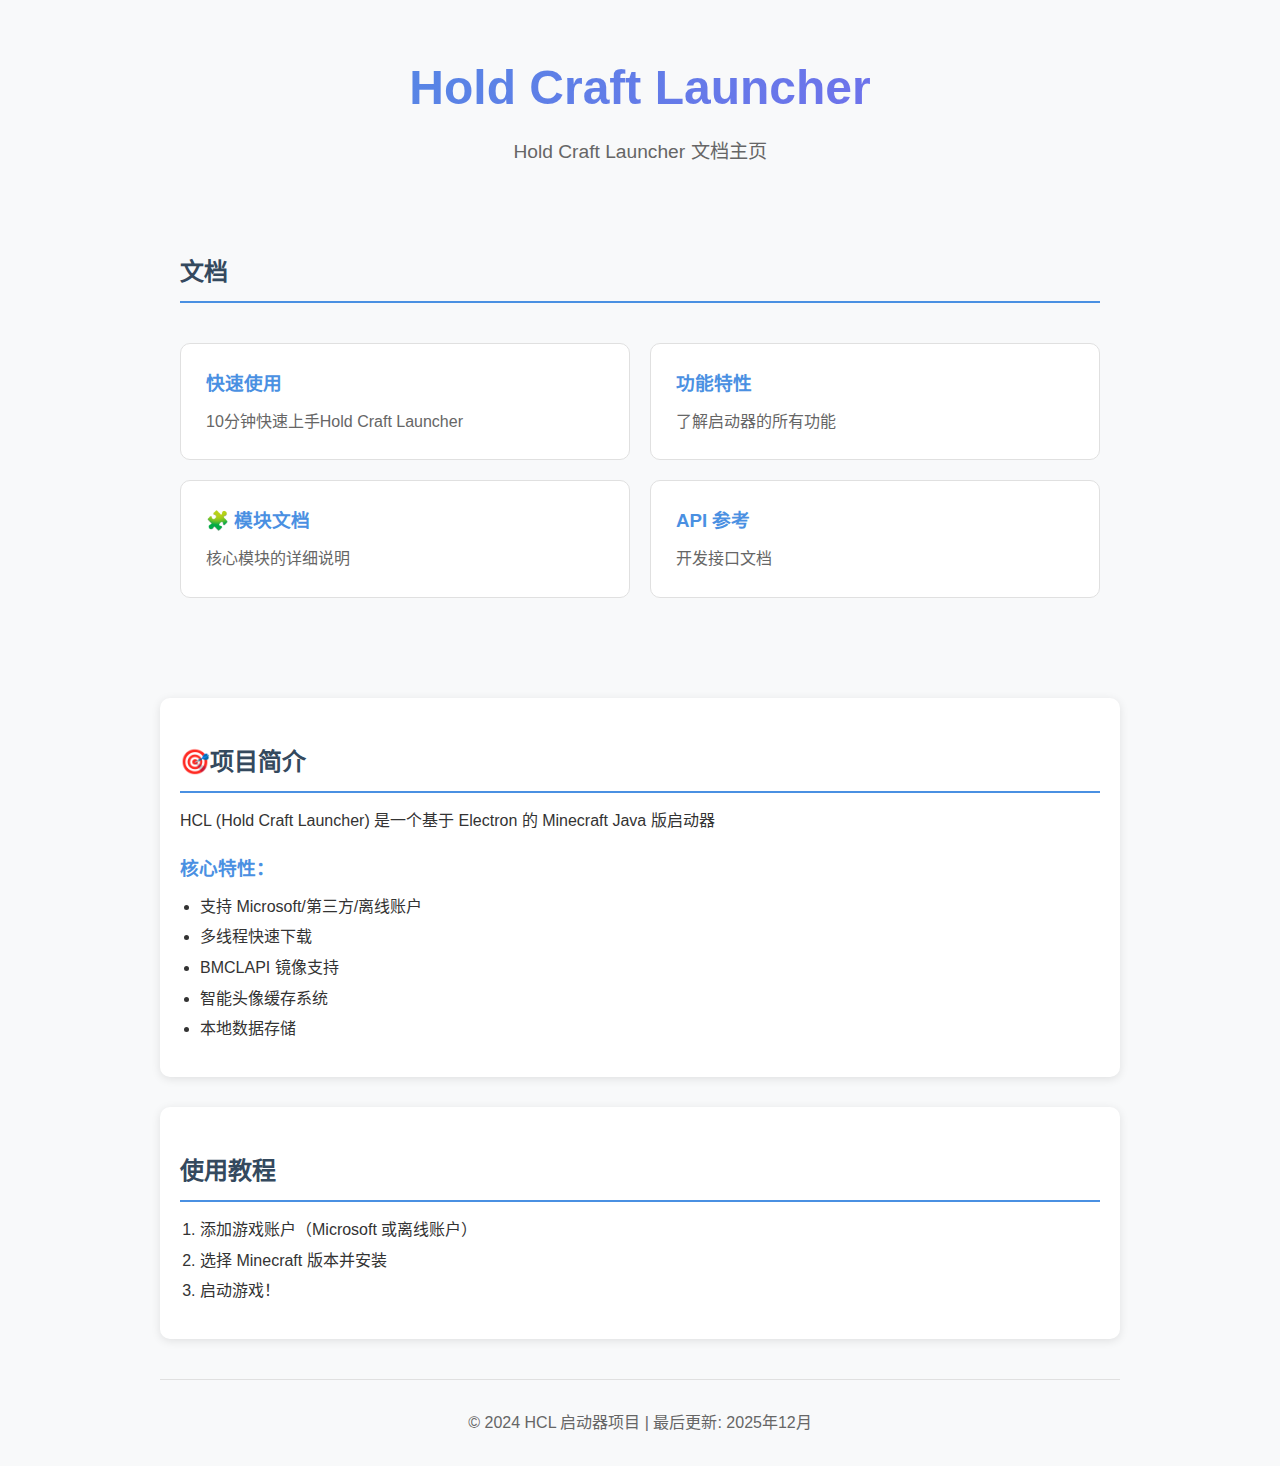
<file: htmldocx/index.html>
<!DOCTYPE html>
<html lang="zh-CN">
<head>
    <meta charset="UTF-8">
    <meta name="viewport" content="width=device-width, initial-scale=1.0">
    <title>Hold Craft Launcher文档</title>
    <link rel="stylesheet" href="css/style.css">
    <style>
        .logo {
            text-align: center;
            margin: 30px 0;
        }
        .logo h1 {
            font-size: 3em;
            background: linear-gradient(135deg, #4a90e2, #7b68ee);
            -webkit-background-clip: text;
            background-clip: text;
            color: transparent;
            margin: 0;
        }
        .logo .subtitle {
            color: #666;
            font-size: 1.2em;
            margin-top: 10px;
        }
        
        .main-grid {
            display: grid;
            grid-template-columns: repeat(auto-fit, minmax(300px, 1fr));
            gap: 20px;
            margin: 40px 0;
        }
        
        .doc-card {
            background: white;
            border-radius: 10px;
            padding: 25px;
            border: 1px solid #e0e0e0;
            transition: all 0.3s;
            text-decoration: none;
            color: #333;
        }
        .doc-card:hover {
            transform: translateY(-5px);
            box-shadow: 0 10px 30px rgba(0,0,0,0.1);
            border-color: #4a90e2;
        }
        .doc-card h3 {
            color: #4a90e2;
            margin: 0 0 10px 0;
        }
        .doc-card p {
            color: #666;
            margin: 0;
        }
        
        .quick-links {
            margin: 40px 0;
            padding: 20px;
            background: #f8f9fa;
            border-radius: 10px;
        }
    </style>
</head>
<body>
    <div class="container">
        <div class="logo">
            <h1>Hold Craft Launcher</h1>
            <div class="subtitle">Hold Craft Launcher 文档主页</div>
        </div>
        
        <div class="quick-links">
            <h2>文档</h2>
            <div class="main-grid">
                <a href="start.html" class="doc-card">
                    <h3>快速使用</h3>
                    <p>10分钟快速上手Hold Craft Launcher</p>
                </a>
                
                <a href="features.html" class="doc-card">
                    <h3>功能特性</h3>
                    <p>了解启动器的所有功能</p>
                </a>
                
                <a href="modules.html" class="doc-card">
                    <h3>🧩 模块文档</h3>
                    <p>核心模块的详细说明</p>
                </a>
                
                <a href="api.html" class="doc-card">
                    <h3>API 参考</h3>
                    <p>开发接口文档</p>
                </a>
            </div>
        </div>
        
        <section>
            <h2>🎯项目简介</h2>
            <p>HCL (Hold Craft Launcher) 是一个基于 Electron 的 Minecraft Java 版启动器</p>
            
            <div class="features">
                <h3>核心特性：</h3>
                <ul>
                    <li>支持 Microsoft/第三方/离线账户</li>
                    <li>多线程快速下载</li>
                    <li>BMCLAPI 镜像支持</li>
                    <li>智能头像缓存系统</li>
                    <li>本地数据存储</li>
                </ul>
            </div>
        </section>
        
        <section>
            <h2>使用教程</h2>
            <ol>
                <li>添加游戏账户（Microsoft 或离线账户）</li>
                <li>选择 Minecraft 版本并安装</li>
                <li>启动游戏！</li>
            </ol>
        </section>
        
        <footer>
            <p>© 2024 HCL 启动器项目 | 最后更新: 2025年12月</p>
        </footer>
    </div>
</body>
</html>
</file>
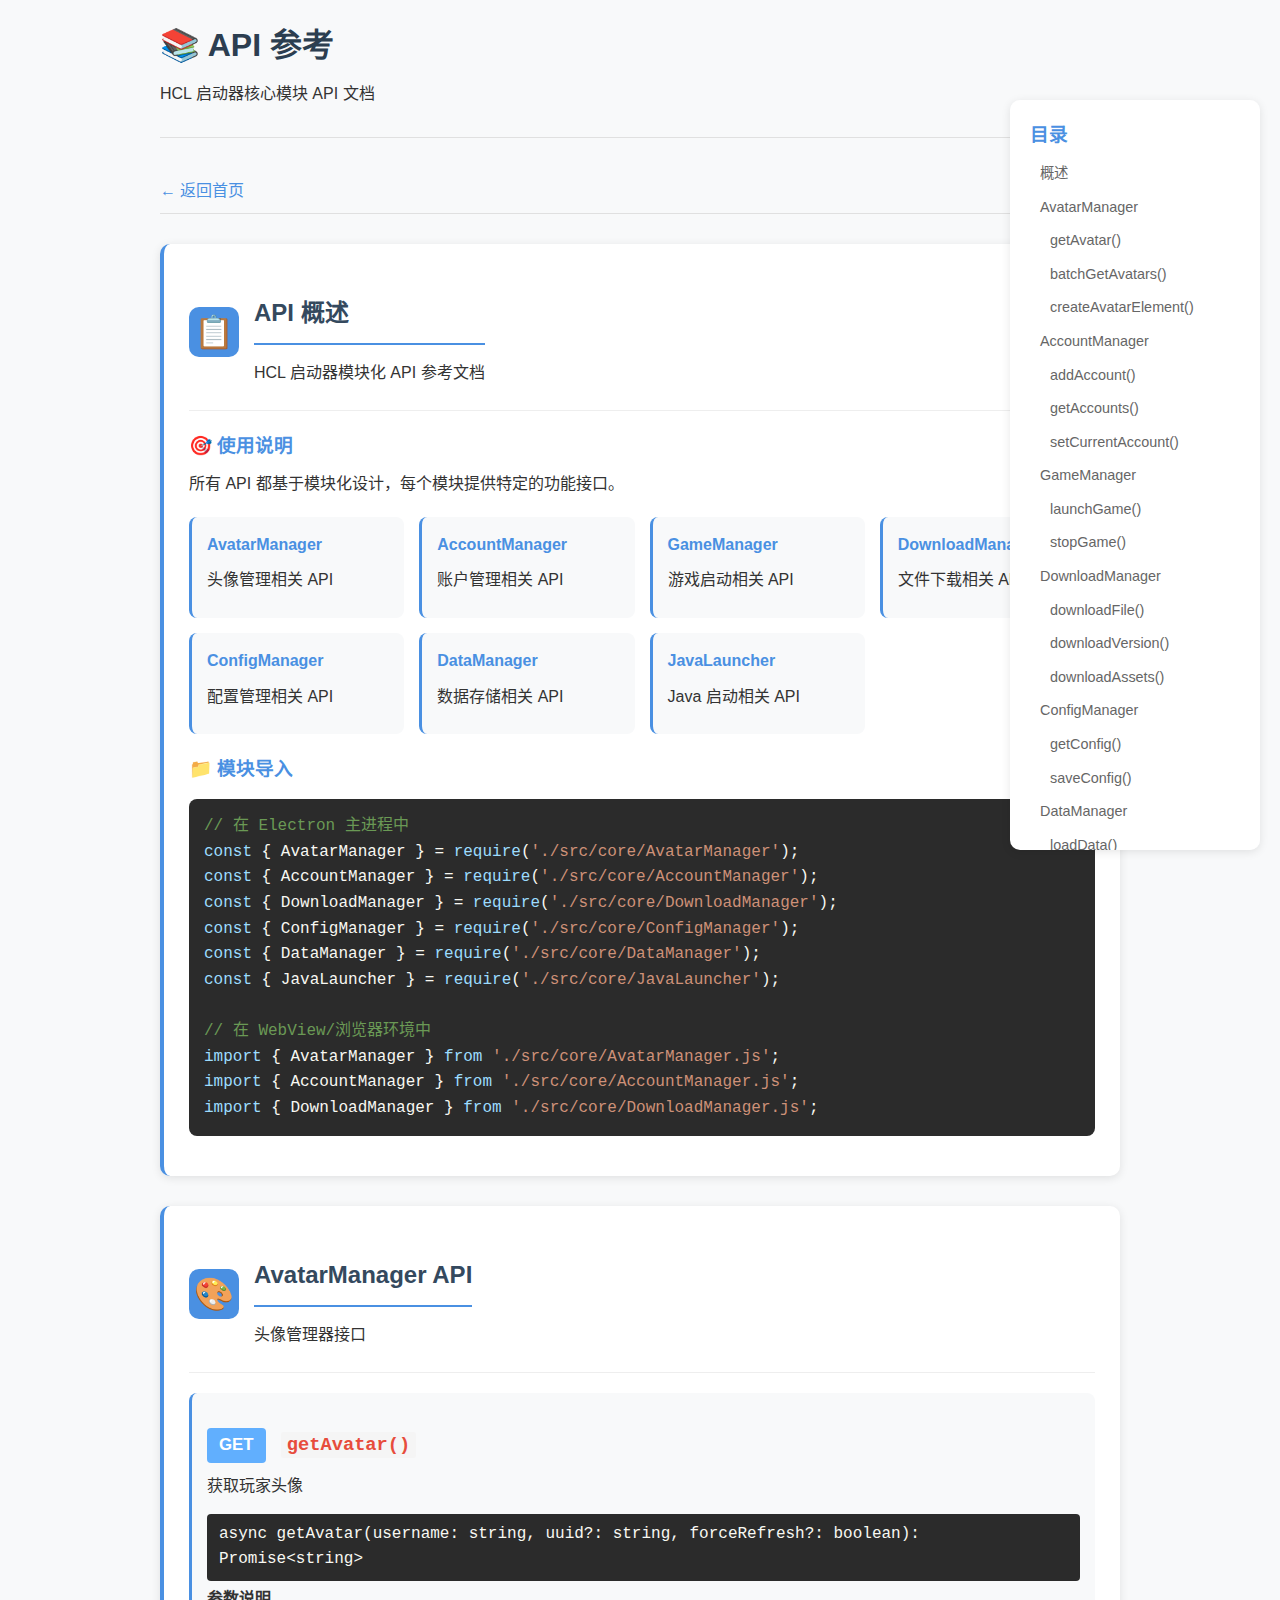
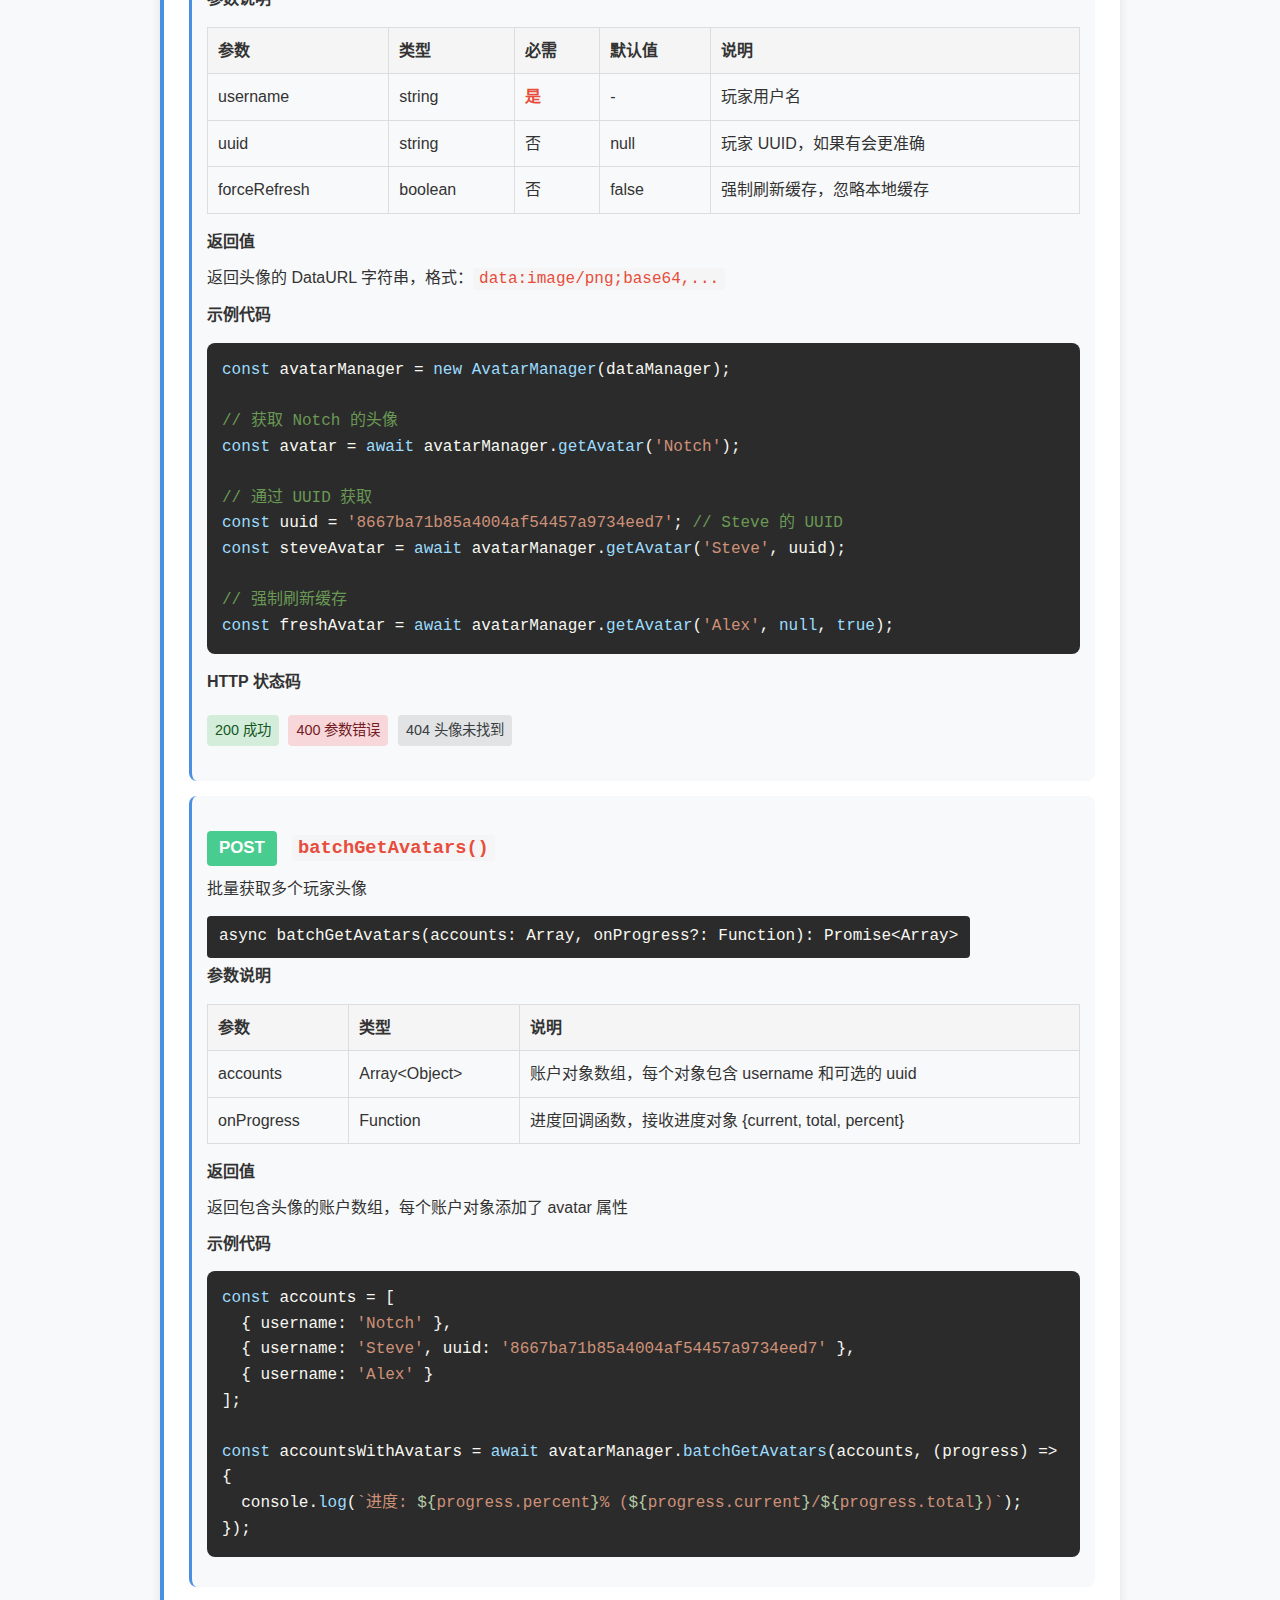
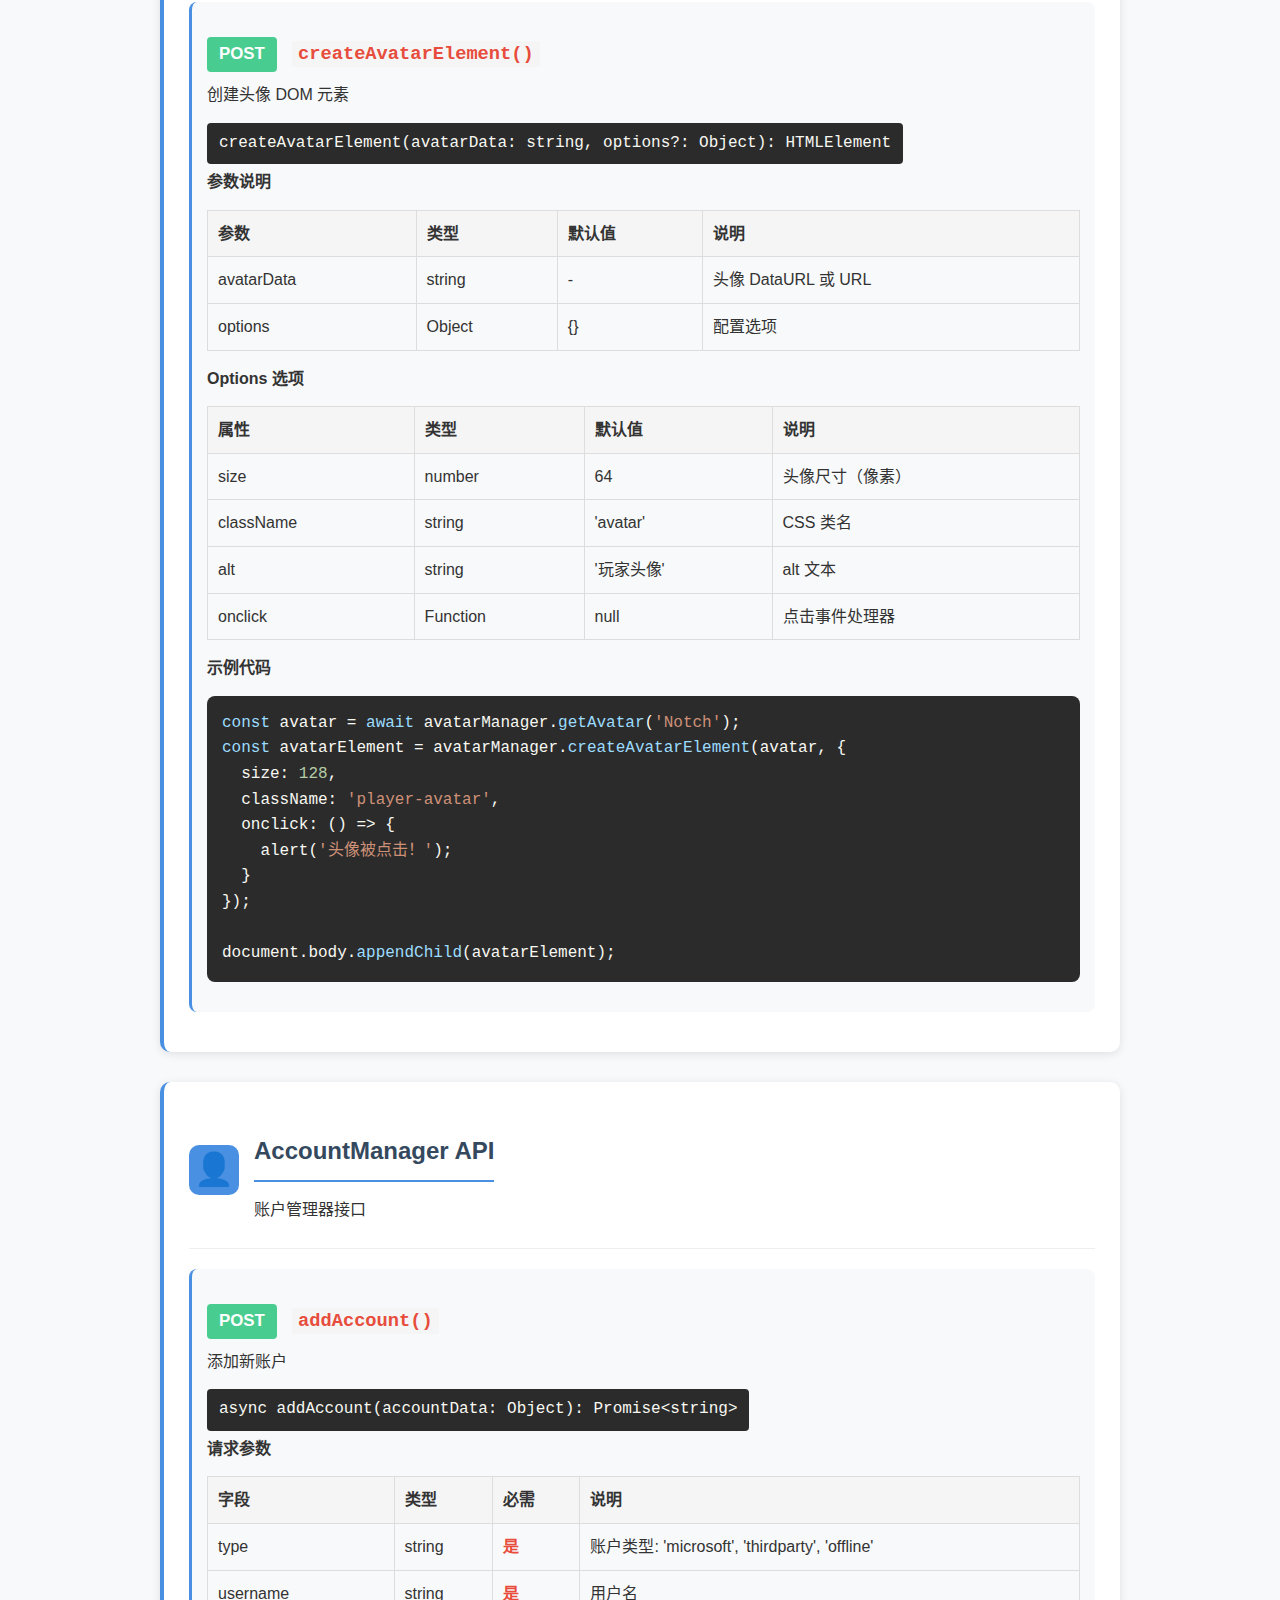
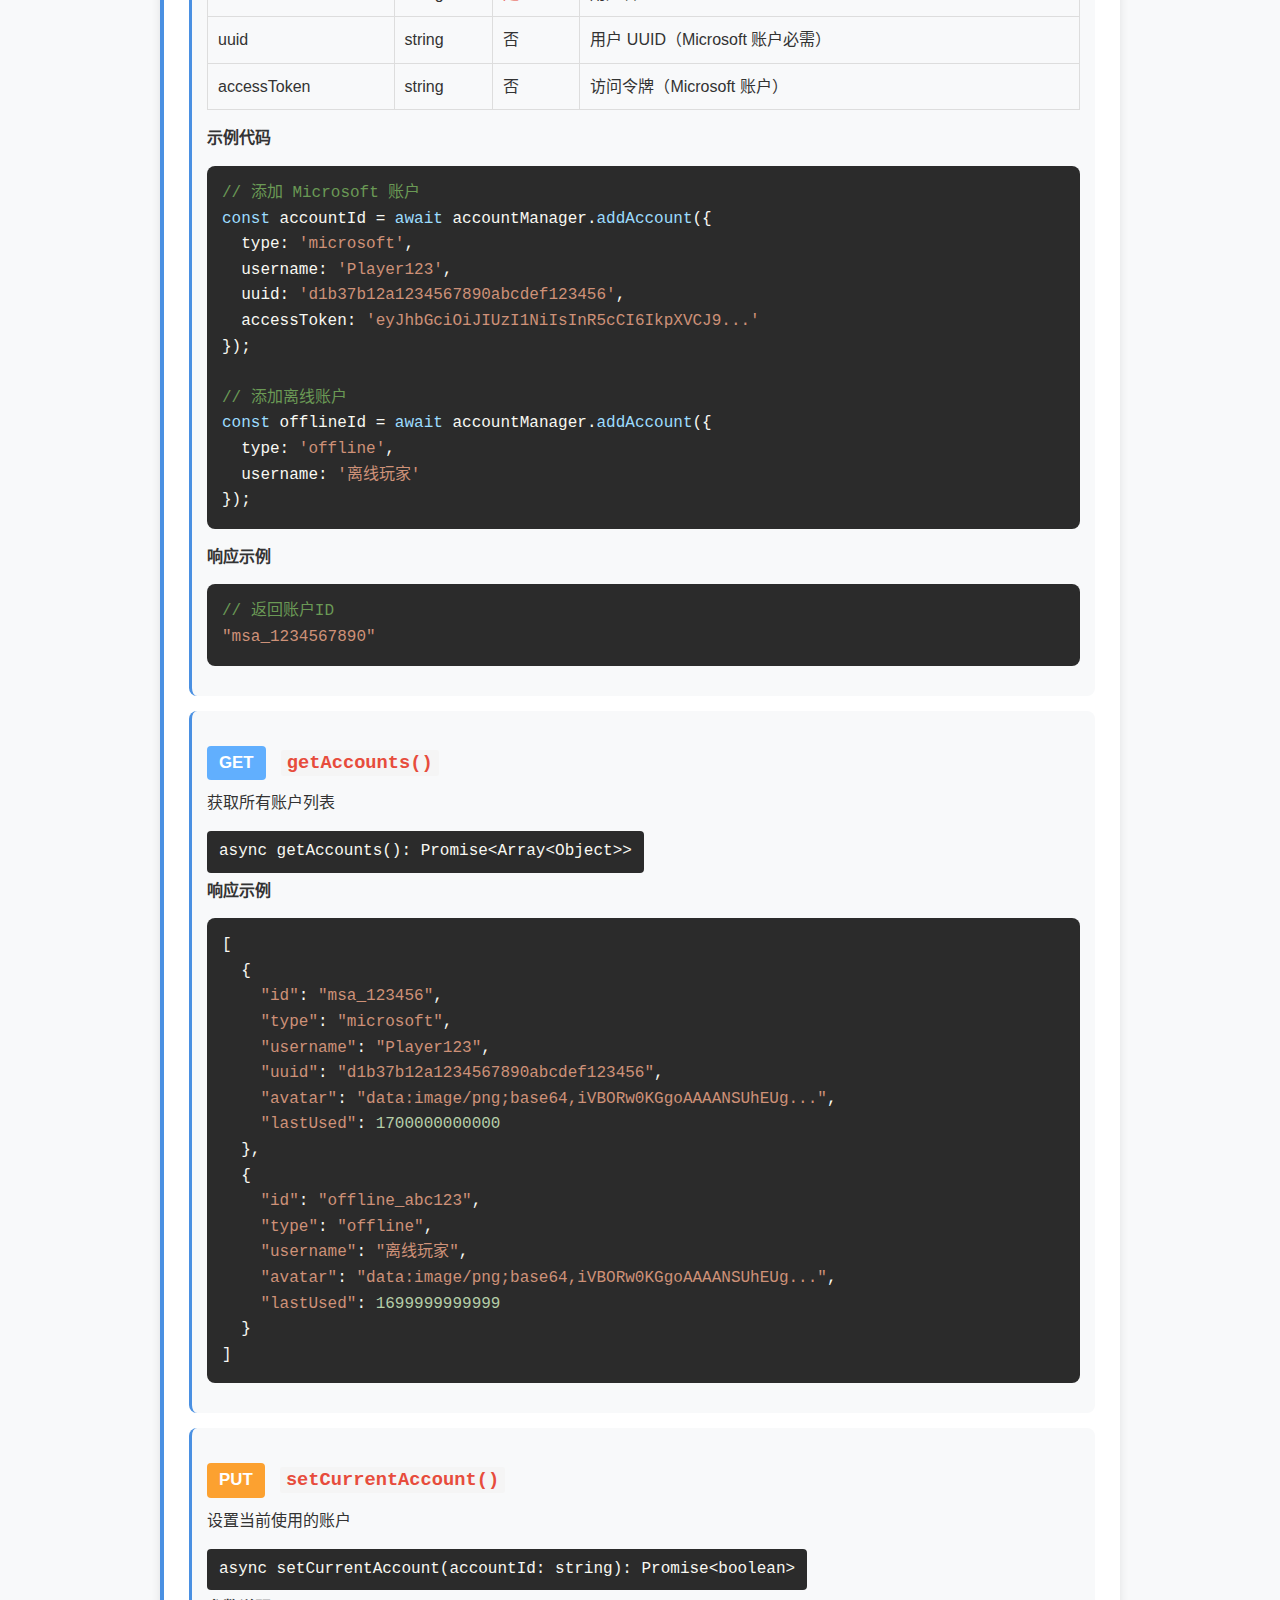
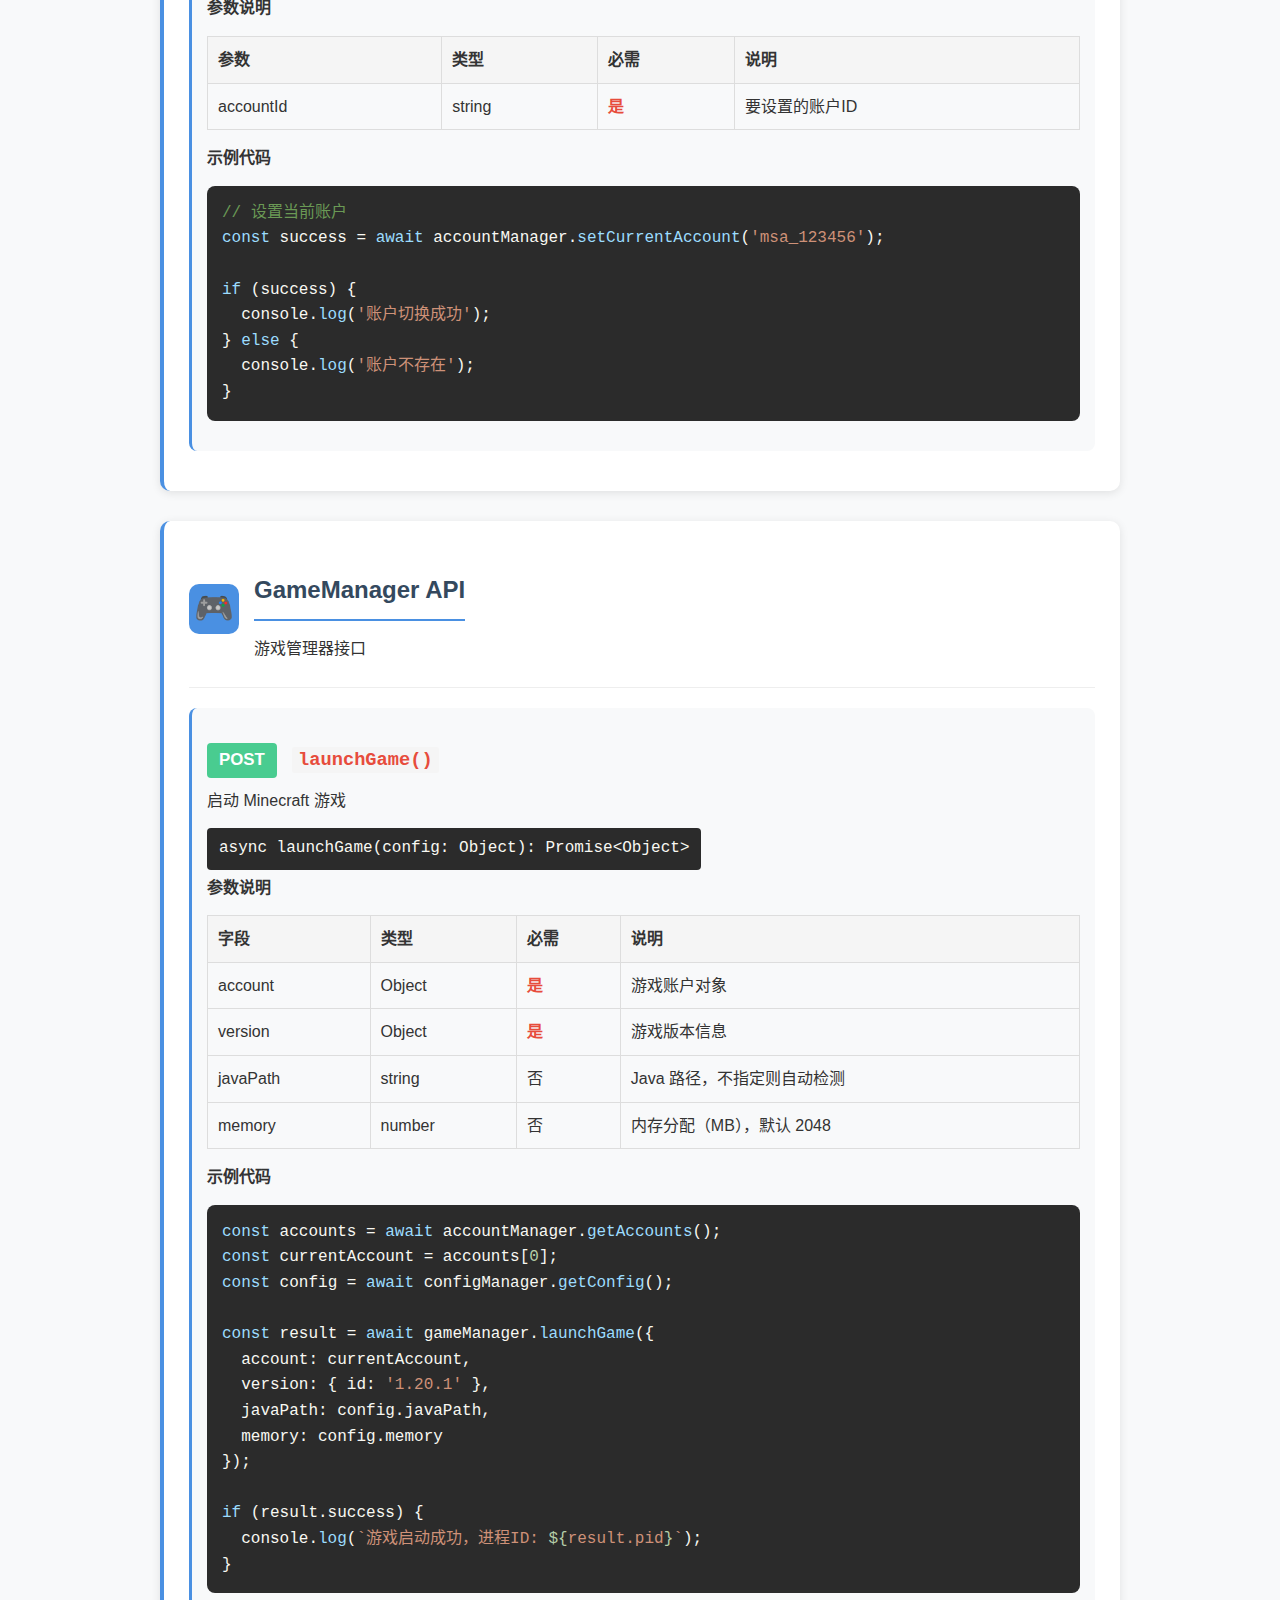
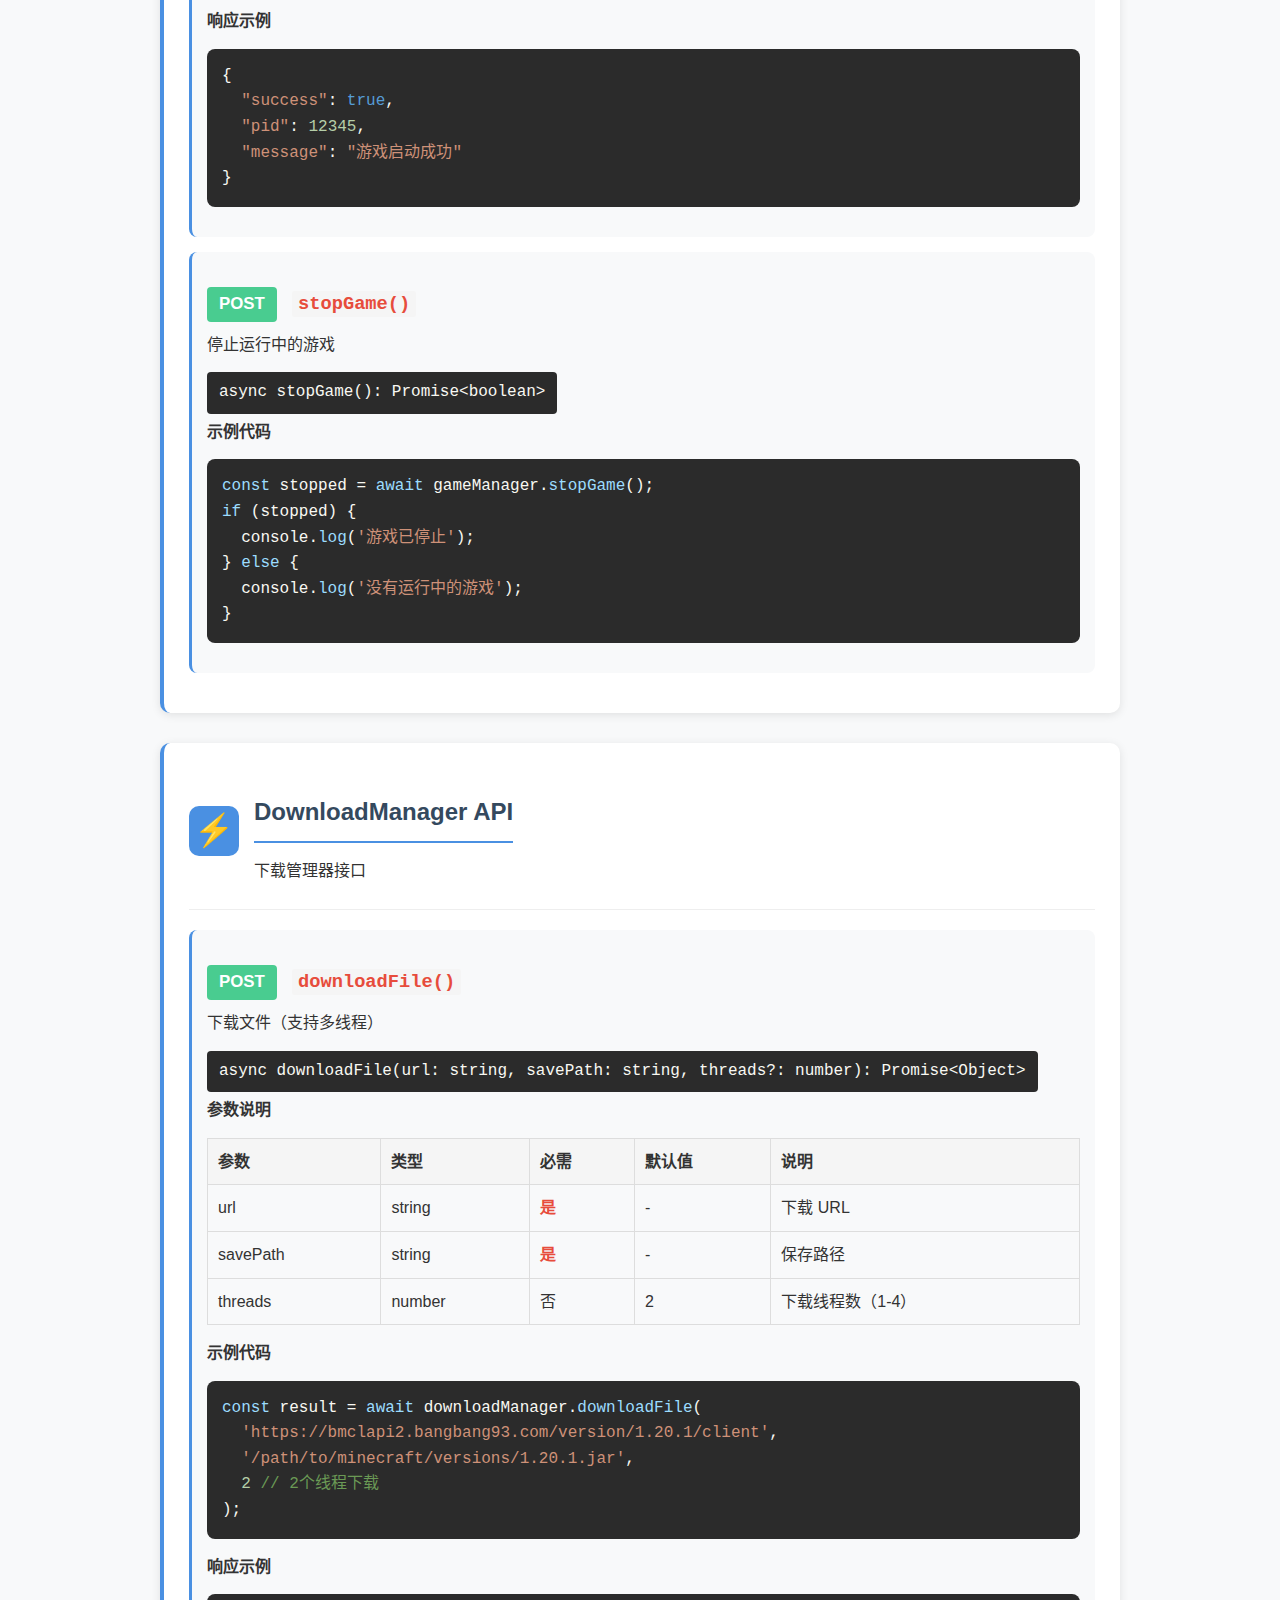
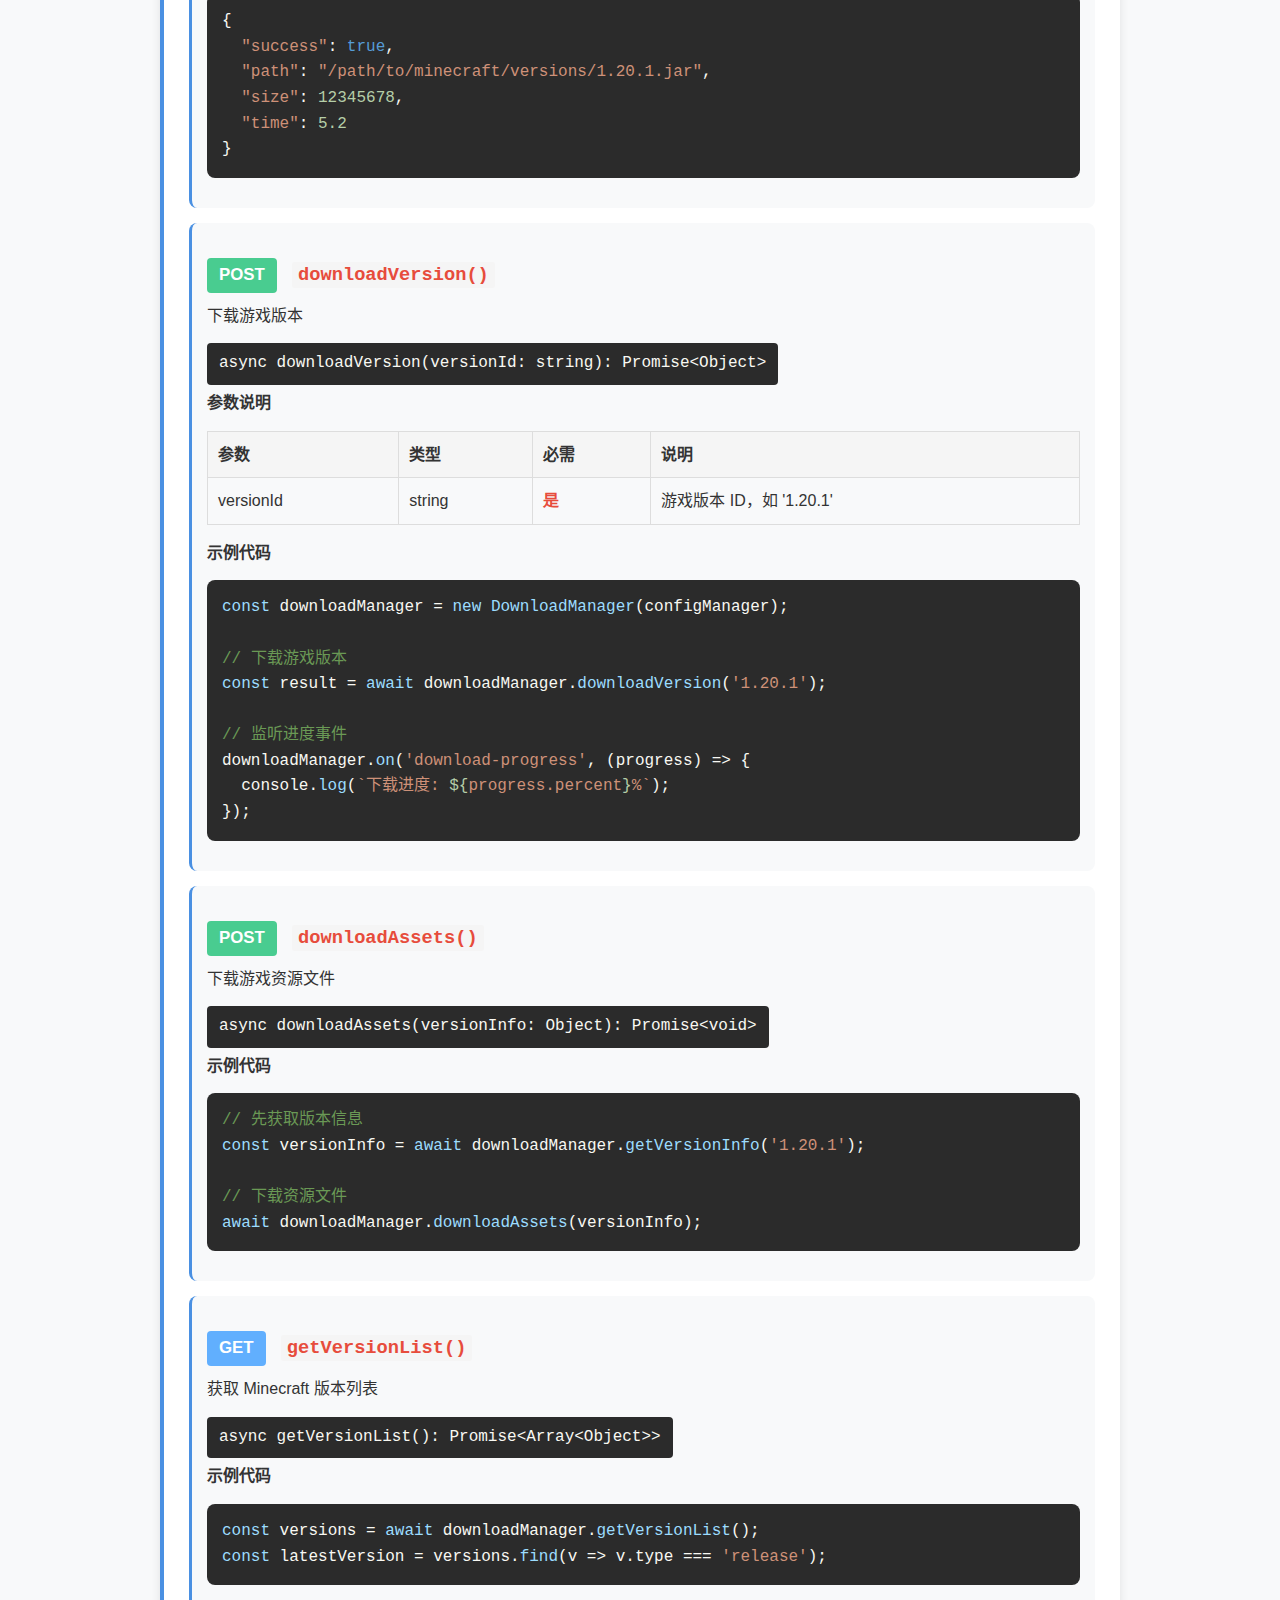
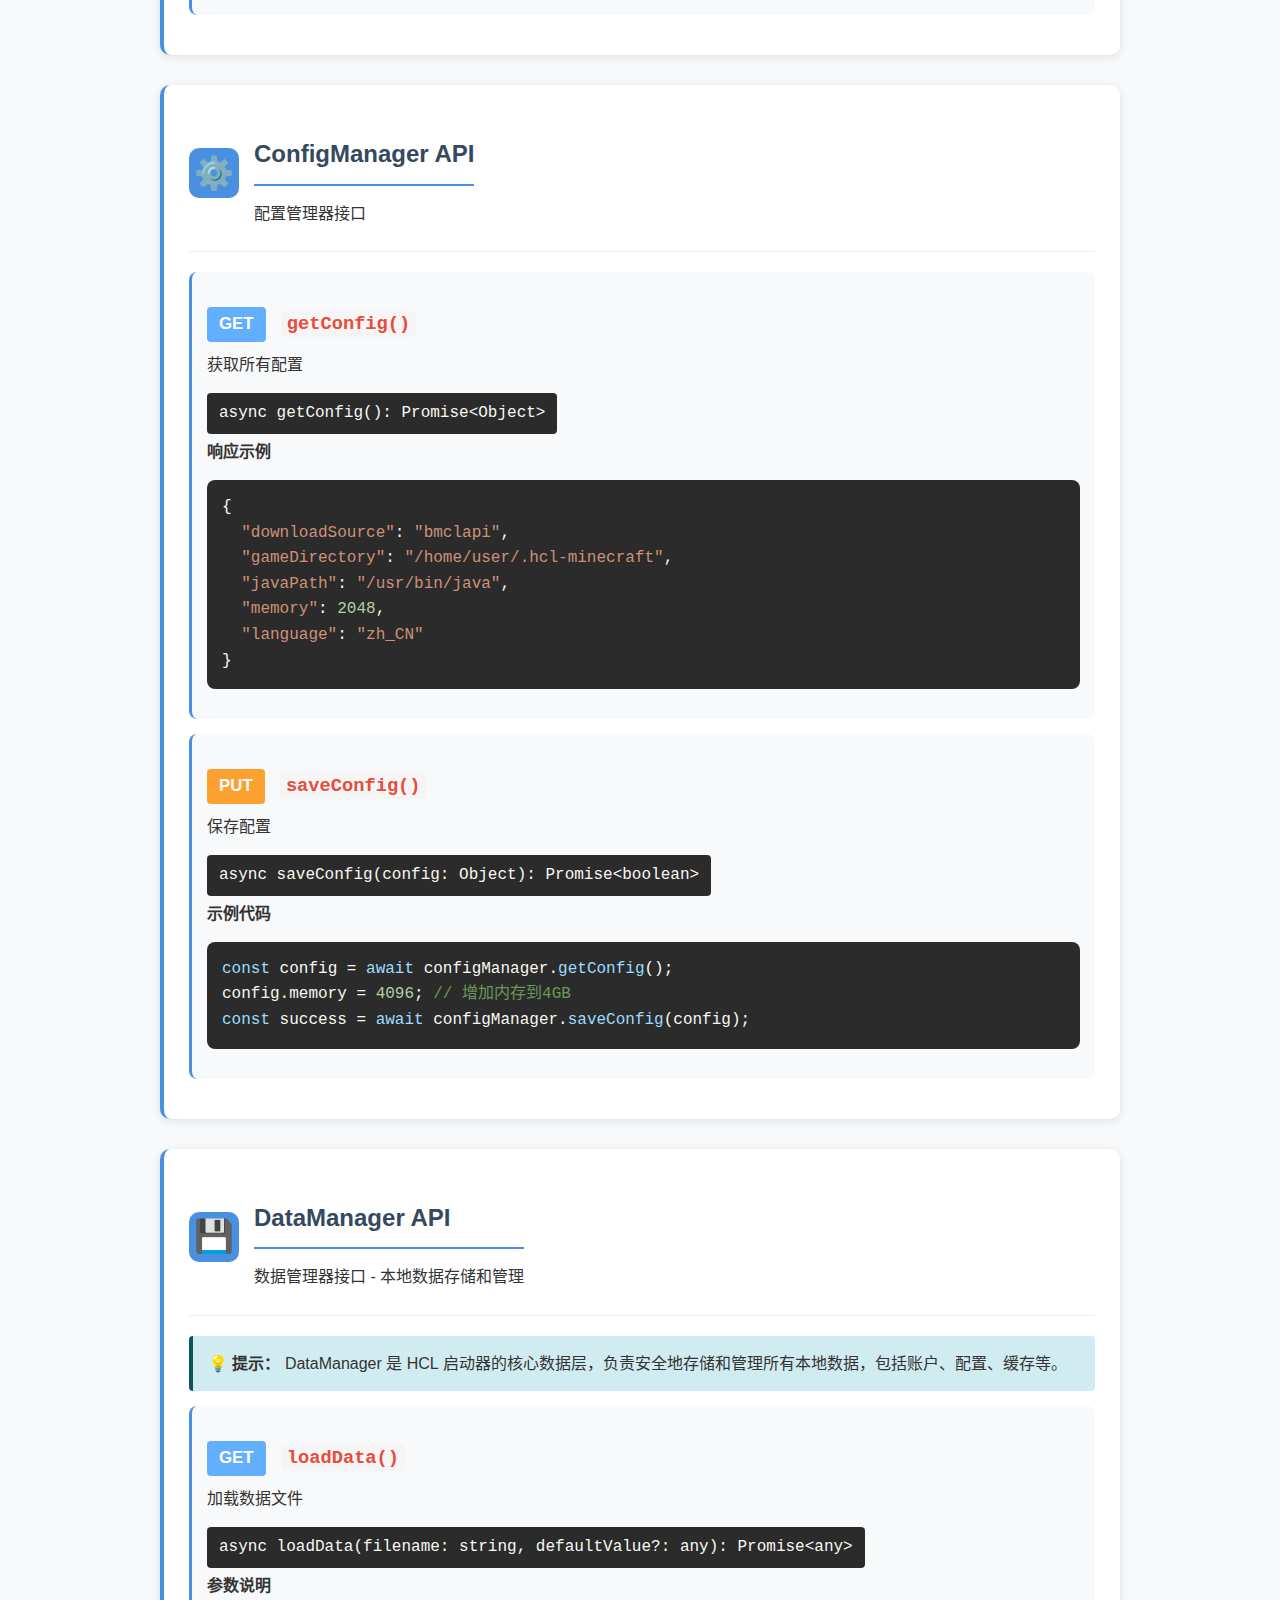
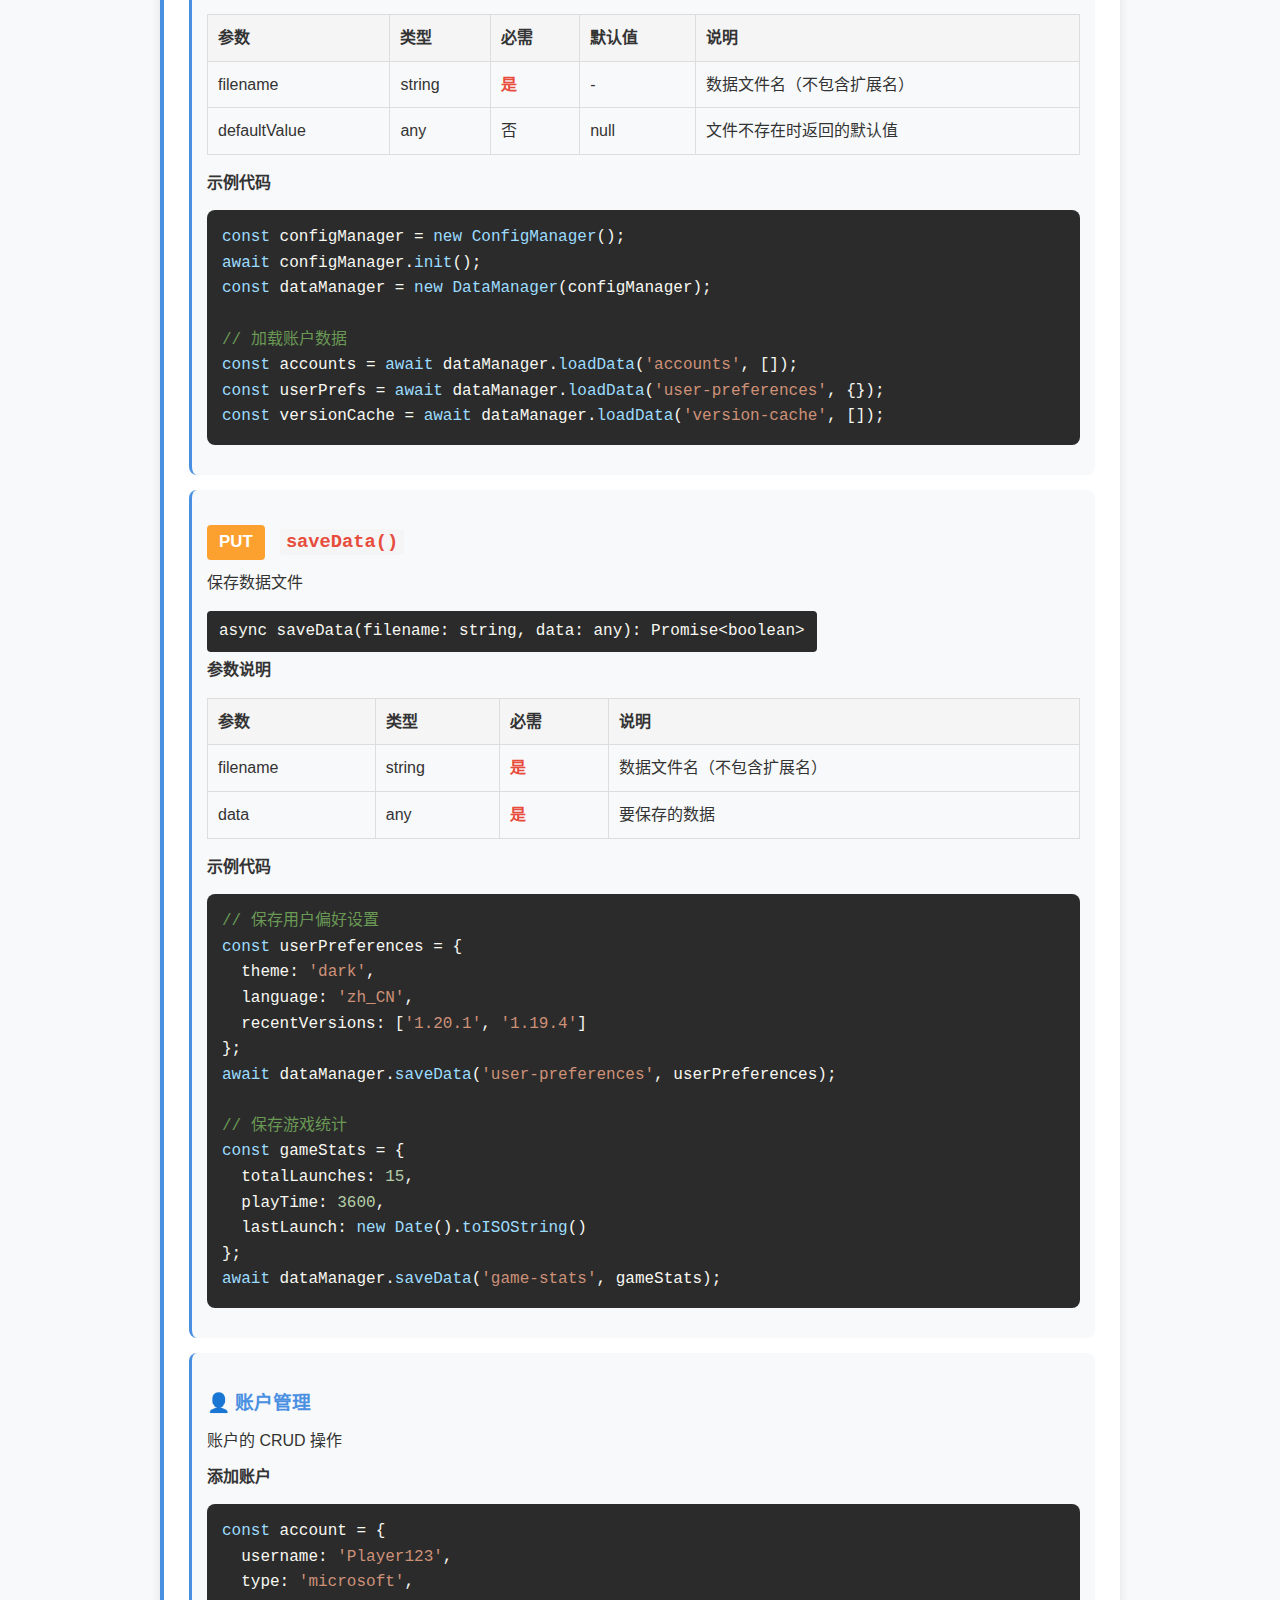
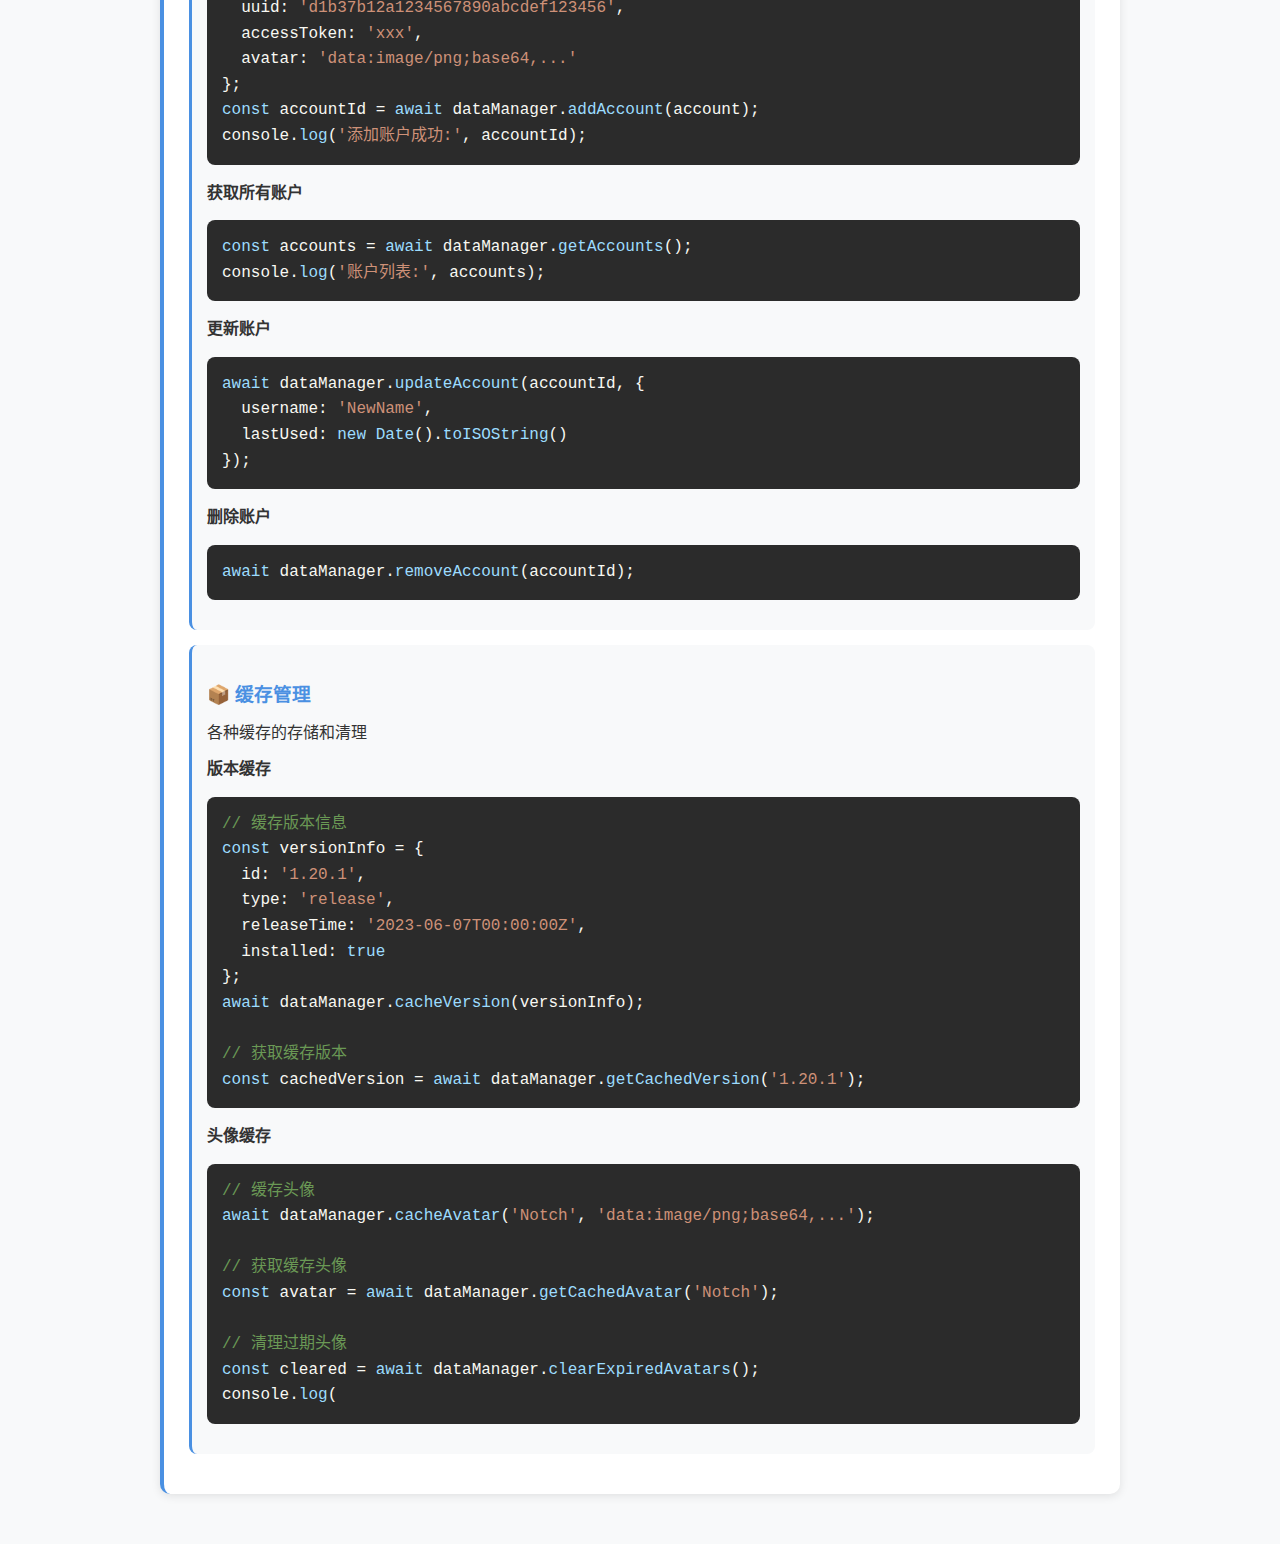
<file: htmldocx/api.html>
<!DOCTYPE html>
<html lang="zh-CN">
<head>
    <meta charset="UTF-8">
    <meta name="viewport" content="width=device-width, initial-scale=1.0">
    <title>API 参考 - Hold Craft Launcher</title>
    <link rel="stylesheet" href="css/style.css">
    <style>
        /* API 文档特定样式 */
        .api-section {
            margin: 30px 0;
            padding: 25px;
            background: white;
            border-radius: 10px;
            border-left: 4px solid #4a90e2;
        }
        
        .api-header {
            display: flex;
            align-items: center;
            margin-bottom: 20px;
            padding-bottom: 15px;
            border-bottom: 1px solid #eee;
        }
        
        .api-icon {
            font-size: 2em;
            margin-right: 15px;
            width: 50px;
            height: 50px;
            background: #4a90e2;
            color: white;
            border-radius: 10px;
            display: flex;
            align-items: center;
            justify-content: center;
        }
        
        .api-badge {
            display: inline-block;
            background: #e3f2fd;
            color: #1976d2;
            padding: 3px 10px;
            border-radius: 20px;
            font-size: 0.8em;
            margin-left: 10px;
        }
        
        .endpoint {
            background: #f8f9fa;
            padding: 15px;
            border-radius: 8px;
            margin: 15px 0;
            border-left: 3px solid #4a90e2;
        }
        
        .method {
            display: inline-block;
            padding: 4px 12px;
            border-radius: 4px;
            font-weight: bold;
            font-size: 0.9em;
            margin-right: 10px;
        }
        
        .method-get { background: #61affe; color: white; }
        .method-post { background: #49cc90; color: white; }
        .method-put { background: #fca130; color: white; }
        .method-delete { background: #f93e3e; color: white; }
        
        .url {
            font-family: 'Courier New', monospace;
            background: #2b2b2b;
            color: #f8f8f2;
            padding: 8px 12px;
            border-radius: 4px;
            display: inline-block;
            margin: 5px 0;
        }
        
        .params-table {
            width: 100%;
            border-collapse: collapse;
            margin: 15px 0;
        }
        
        .params-table th, .params-table td {
            border: 1px solid #ddd;
            padding: 10px;
            text-align: left;
        }
        
        .params-table th {
            background: #f5f5f5;
            font-weight: 600;
        }
        
        .param-required {
            color: #e74c3c;
            font-weight: bold;
        }
        
        .response-example {
            background: #2b2b2b;
            color: #f8f8f2;
            padding: 15px;
            border-radius: 8px;
            overflow-x: auto;
            font-family: 'Courier New', monospace;
            margin: 15px 0;
        }
        
        .response-key { color: #9cdcfe; }
        .response-string { color: #ce9178; }
        .response-number { color: #b5cea8; }
        .response-boolean { color: #569cd6; }
        .response-null { color: #569cd6; }
        .response-comment { color: #6a9955; }
        
        .http-codes {
            margin: 20px 0;
        }
        
        .http-code {
            display: inline-block;
            padding: 4px 8px;
            border-radius: 4px;
            font-size: 0.9em;
            margin-right: 5px;
        }
        
        .code-200 { background: #d4edda; color: #155724; }
        .code-400 { background: #f8d7da; color: #721c24; }
        .code-401 { background: #fff3cd; color: #856404; }
        .code-404 { background: #e2e3e5; color: #383d41; }
        .code-500 { background: #d1ecf1; color: #0c5460; }
        
        .sidebar-nav {
            position: fixed;
            right: 20px;
            top: 100px;
            background: white;
            padding: 20px;
            border-radius: 10px;
            box-shadow: 0 2px 10px rgba(0,0,0,0.1);
            width: 250px;
            max-height: calc(100vh - 150px);
            overflow-y: auto;
        }
        
        .sidebar-nav h3 {
            margin-top: 0;
            color: #4a90e2;
        }
        
        .sidebar-nav ul {
            list-style: none;
            margin: 0;
            padding: 0;
        }
        
        .sidebar-nav li {
            margin: 8px 0;
        }
        
        .sidebar-nav a {
            color: #666;
            text-decoration: none;
            font-size: 0.9em;
        }
        
        .sidebar-nav a:hover {
            color: #4a90e2;
        }
        
        .toc-link {
            padding-left: 10px;
        }
        
        .toc-link-2 {
            padding-left: 20px;
            font-size: 0.85em;
        }
        
        .toc-link-3 {
            padding-left: 30px;
            font-size: 0.8em;
        }
        
        @media (max-width: 1200px) {
            .sidebar-nav {
                display: none;
            }
        }
        
        .quick-ref {
            display: grid;
            grid-template-columns: repeat(auto-fit, minmax(200px, 1fr));
            gap: 15px;
            margin: 20px 0;
        }
        
        .ref-card {
            background: #f8f9fa;
            padding: 15px;
            border-radius: 8px;
            border-left: 3px solid #4a90e2;
        }
        
        .ref-card h4 {
            margin: 0 0 10px 0;
            color: #4a90e2;
        }
        
        .code-snippet {
            background: #f5f5f5;
            padding: 10px;
            border-radius: 6px;
            font-family: 'Courier New', monospace;
            font-size: 0.9em;
            overflow-x: auto;
        }
        
        .api-warning {
            background: #fff3cd;
            border-left: 4px solid #ffc107;
            padding: 15px;
            margin: 15px 0;
            border-radius: 4px;
        }
        
        .api-tip {
            background: #d1ecf1;
            border-left: 4px solid #0c5460;
            padding: 15px;
            margin: 15px 0;
            border-radius: 4px;
        }
    </style>
</head>
<body>
    <div class="container">
        <header>
            <h1>📚 API 参考</h1>
            <p>HCL 启动器核心模块 API 文档</p>
        </header>
        
        <nav>
            <a href="index.html">← 返回首页</a>
        </nav>
        
        <!-- 右侧导航 -->
        <div class="sidebar-nav" id="sidebarNav">
            <h3>目录</h3>
            <ul>
                <li><a href="#overview" class="toc-link">概述</a></li>
                <li><a href="#avatar-api" class="toc-link">AvatarManager</a>
                    <ul>
                        <li><a href="#avatar-get" class="toc-link-2">getAvatar()</a></li>
                        <li><a href="#avatar-batch" class="toc-link-2">batchGetAvatars()</a></li>
                        <li><a href="#avatar-create" class="toc-link-2">createAvatarElement()</a></li>
                    </ul>
                </li>
                <li><a href="#account-api" class="toc-link">AccountManager</a>
                    <ul>
                        <li><a href="#account-add" class="toc-link-2">addAccount()</a></li>
                        <li><a href="#account-get" class="toc-link-2">getAccounts()</a></li>
                        <li><a href="#account-set" class="toc-link-2">setCurrentAccount()</a></li>
                    </ul>
                </li>
                <li><a href="#game-api" class="toc-link">GameManager</a>
                    <ul>
                        <li><a href="#game-launch" class="toc-link-2">launchGame()</a></li>
                        <li><a href="#game-stop" class="toc-link-2">stopGame()</a></li>
                    </ul>
                </li>
                <li><a href="#download-api" class="toc-link">DownloadManager</a>
                    <ul>
                        <li><a href="#download-file" class="toc-link-2">downloadFile()</a></li>
                        <li><a href="#download-version" class="toc-link-2">downloadVersion()</a></li>
                        <li><a href="#download-assets" class="toc-link-2">downloadAssets()</a></li>
                    </ul>
                </li>
                <li><a href="#config-api" class="toc-link">ConfigManager</a>
                    <ul>
                        <li><a href="#config-get" class="toc-link-2">getConfig()</a></li>
                        <li><a href="#config-save" class="toc-link-2">saveConfig()</a></li>
                    </ul>
                </li>
                <li><a href="#data-api" class="toc-link">DataManager</a>
                    <ul>
                        <li><a href="#data-load" class="toc-link-2">loadData()</a></li>
                        <li><a href="#data-save" class="toc-link-2">saveData()</a></li>
                        <li><a href="#data-accounts" class="toc-link-2">账户管理</a></li>
                        <li><a href="#data-cache" class="toc-link-2">缓存管理</a></li>
                    </ul>
                </li>
                <li><a href="#java-api" class="toc-link">JavaLauncher</a>
                    <ul>
                        <li><a href="#java-detect" class="toc-link-2">detectJavaVersions()</a></li>
                        <li><a href="#java-launch" class="toc-link-2">launchGame()</a></li>
                        <li><a href="#java-stop" class="toc-link-2">stopGame()</a></li>
                    </ul>
                </li>
                <li><a href="#examples" class="toc-link">使用示例</a></li>
            </ul>
        </div>
        
        <!-- 概述 -->
        <section id="overview" class="api-section">
            <div class="api-header">
                <div class="api-icon">📋</div>
                <div>
                    <h2>API 概述</h2>
                    <p>HCL 启动器模块化 API 参考文档</p>
                </div>
            </div>
            
            <h3>🎯 使用说明</h3>
            <p>所有 API 都基于模块化设计，每个模块提供特定的功能接口。</p>
            
            <div class="quick-ref">
                <div class="ref-card">
                    <h4>AvatarManager</h4>
                    <p>头像管理相关 API</p>
                </div>
                <div class="ref-card">
                    <h4>AccountManager</h4>
                    <p>账户管理相关 API</p>
                </div>
                <div class="ref-card">
                    <h4>GameManager</h4>
                    <p>游戏启动相关 API</p>
                </div>
                <div class="ref-card">
                    <h4>DownloadManager</h4>
                    <p>文件下载相关 API</p>
                </div>
                <div class="ref-card">
                    <h4>ConfigManager</h4>
                    <p>配置管理相关 API</p>
                </div>
                <div class="ref-card">
                    <h4>DataManager</h4>
                    <p>数据存储相关 API</p>
                </div>
                <div class="ref-card">
                    <h4>JavaLauncher</h4>
                    <p>Java 启动相关 API</p>
                </div>
            </div>
            
            <h3>📁 模块导入</h3>
            <div class="response-example">
<span class="response-comment">// 在 Electron 主进程中</span><br>
<span class="response-key">const</span> { AvatarManager } = <span class="response-key">require</span>(<span class="response-string">'./src/core/AvatarManager'</span>);<br>
<span class="response-key">const</span> { AccountManager } = <span class="response-key">require</span>(<span class="response-string">'./src/core/AccountManager'</span>);<br>
<span class="response-key">const</span> { DownloadManager } = <span class="response-key">require</span>(<span class="response-string">'./src/core/DownloadManager'</span>);<br>
<span class="response-key">const</span> { ConfigManager } = <span class="response-key">require</span>(<span class="response-string">'./src/core/ConfigManager'</span>);<br>
<span class="response-key">const</span> { DataManager } = <span class="response-key">require</span>(<span class="response-string">'./src/core/DataManager'</span>);<br>
<span class="response-key">const</span> { JavaLauncher } = <span class="response-key">require</span>(<span class="response-string">'./src/core/JavaLauncher'</span>);<br><br>

<span class="response-comment">// 在 WebView/浏览器环境中</span><br>
<span class="response-key">import</span> { AvatarManager } <span class="response-key">from</span> <span class="response-string">'./src/core/AvatarManager.js'</span>;<br>
<span class="response-key">import</span> { AccountManager } <span class="response-key">from</span> <span class="response-string">'./src/core/AccountManager.js'</span>;<br>
<span class="response-key">import</span> { DownloadManager } <span class="response-key">from</span> <span class="response-string">'./src/core/DownloadManager.js'</span>;
            </div>
        </section>
        
        <!-- AvatarManager API -->
        <section id="avatar-api" class="api-section">
            <div class="api-header">
                <div class="api-icon">🎨</div>
                <div>
                    <h2>AvatarManager API</h2>
                    <p>头像管理器接口</p>
                </div>
            </div>
            
            <!-- getAvatar -->
            <div id="avatar-get" class="endpoint">
                <h3><span class="method method-get">GET</span> <code>getAvatar()</code></h3>
                <p>获取玩家头像</p>
                
                <div class="url">async getAvatar(username: string, uuid?: string, forceRefresh?: boolean): Promise&lt;string&gt;</div>
                
                <h4>参数说明</h4>
                <table class="params-table">
                    <tr>
                        <th>参数</th>
                        <th>类型</th>
                        <th>必需</th>
                        <th>默认值</th>
                        <th>说明</th>
                    </tr>
                    <tr>
                        <td>username</td>
                        <td>string</td>
                        <td class="param-required">是</td>
                        <td>-</td>
                        <td>玩家用户名</td>
                    </tr>
                    <tr>
                        <td>uuid</td>
                        <td>string</td>
                        <td>否</td>
                        <td>null</td>
                        <td>玩家 UUID，如果有会更准确</td>
                    </tr>
                    <tr>
                        <td>forceRefresh</td>
                        <td>boolean</td>
                        <td>否</td>
                        <td>false</td>
                        <td>强制刷新缓存，忽略本地缓存</td>
                    </tr>
                </table>
                
                <h4>返回值</h4>
                <p>返回头像的 DataURL 字符串，格式：<code>data:image/png;base64,...</code></p>
                
                <h4>示例代码</h4>
                <div class="response-example">
<span class="response-key">const</span> avatarManager = <span class="response-key">new</span> <span class="response-key">AvatarManager</span>(dataManager);<br><br>

<span class="response-comment">// 获取 Notch 的头像</span><br>
<span class="response-key">const</span> avatar = <span class="response-key">await</span> avatarManager.<span class="response-key">getAvatar</span>(<span class="response-string">'Notch'</span>);<br><br>

<span class="response-comment">// 通过 UUID 获取</span><br>
<span class="response-key">const</span> uuid = <span class="response-string">'8667ba71b85a4004af54457a9734eed7'</span>; <span class="response-comment">// Steve 的 UUID</span><br>
<span class="response-key">const</span> steveAvatar = <span class="response-key">await</span> avatarManager.<span class="response-key">getAvatar</span>(<span class="response-string">'Steve'</span>, uuid);<br><br>

<span class="response-comment">// 强制刷新缓存</span><br>
<span class="response-key">const</span> freshAvatar = <span class="response-key">await</span> avatarManager.<span class="response-key">getAvatar</span>(<span class="response-string">'Alex'</span>, <span class="response-key">null</span>, <span class="response-key">true</span>);
                </div>
                
                <h4>HTTP 状态码</h4>
                <div class="http-codes">
                    <span class="http-code code-200">200 成功</span>
                    <span class="http-code code-400">400 参数错误</span>
                    <span class="http-code code-404">404 头像未找到</span>
                </div>
            </div>
            
            <!-- batchGetAvatars -->
            <div id="avatar-batch" class="endpoint">
                <h3><span class="method method-post">POST</span> <code>batchGetAvatars()</code></h3>
                <p>批量获取多个玩家头像</p>
                
                <div class="url">async batchGetAvatars(accounts: Array, onProgress?: Function): Promise&lt;Array&gt;</div>
                
                <h4>参数说明</h4>
                <table class="params-table">
                    <tr>
                        <th>参数</th>
                        <th>类型</th>
                        <th>说明</th>
                    </tr>
                    <tr>
                        <td>accounts</td>
                        <td>Array&lt;Object&gt;</td>
                        <td>账户对象数组，每个对象包含 username 和可选的 uuid</td>
                    </tr>
                    <tr>
                        <td>onProgress</td>
                        <td>Function</td>
                        <td>进度回调函数，接收进度对象 {current, total, percent}</td>
                    </tr>
                </table>
                
                <h4>返回值</h4>
                <p>返回包含头像的账户数组，每个账户对象添加了 avatar 属性</p>
                
                <h4>示例代码</h4>
                <div class="response-example">
<span class="response-key">const</span> accounts = [<br>
&nbsp;&nbsp;{ username: <span class="response-string">'Notch'</span> },<br>
&nbsp;&nbsp;{ username: <span class="response-string">'Steve'</span>, uuid: <span class="response-string">'8667ba71b85a4004af54457a9734eed7'</span> },<br>
&nbsp;&nbsp;{ username: <span class="response-string">'Alex'</span> }<br>
];<br><br>

<span class="response-key">const</span> accountsWithAvatars = <span class="response-key">await</span> avatarManager.<span class="response-key">batchGetAvatars</span>(accounts, (progress) => {<br>
&nbsp;&nbsp;console.<span class="response-key">log</span>(<span class="response-string">`进度: <span class="response-number">${</span>progress.percent<span class="response-number">}</span>% (<span class="response-number">${</span>progress.current<span class="response-number">}</span>/<span class="response-number">${</span>progress.total<span class="response-number">}</span>)`</span>);<br>
});
                </div>
            </div>
            
            <!-- createAvatarElement -->
            <div id="avatar-create" class="endpoint">
                <h3><span class="method method-post">POST</span> <code>createAvatarElement()</code></h3>
                <p>创建头像 DOM 元素</p>
                
                <div class="url">createAvatarElement(avatarData: string, options?: Object): HTMLElement</div>
                
                <h4>参数说明</h4>
                <table class="params-table">
                    <tr>
                        <th>参数</th>
                        <th>类型</th>
                        <th>默认值</th>
                        <th>说明</th>
                    </tr>
                    <tr>
                        <td>avatarData</td>
                        <td>string</td>
                        <td>-</td>
                        <td>头像 DataURL 或 URL</td>
                    </tr>
                    <tr>
                        <td>options</td>
                        <td>Object</td>
                        <td>{}</td>
                        <td>配置选项</td>
                    </tr>
                </table>
                
                <h4>Options 选项</h4>
                <table class="params-table">
                    <tr>
                        <th>属性</th>
                        <th>类型</th>
                        <th>默认值</th>
                        <th>说明</th>
                    </tr>
                    <tr>
                        <td>size</td>
                        <td>number</td>
                        <td>64</td>
                        <td>头像尺寸（像素）</td>
                    </tr>
                    <tr>
                        <td>className</td>
                        <td>string</td>
                        <td>'avatar'</td>
                        <td>CSS 类名</td>
                    </tr>
                    <tr>
                        <td>alt</td>
                        <td>string</td>
                        <td>'玩家头像'</td>
                        <td>alt 文本</td>
                    </tr>
                    <tr>
                        <td>onclick</td>
                        <td>Function</td>
                        <td>null</td>
                        <td>点击事件处理器</td>
                    </tr>
                </table>
                
                <h4>示例代码</h4>
                <div class="response-example">
<span class="response-key">const</span> avatar = <span class="response-key">await</span> avatarManager.<span class="response-key">getAvatar</span>(<span class="response-string">'Notch'</span>);<br>
<span class="response-key">const</span> avatarElement = avatarManager.<span class="response-key">createAvatarElement</span>(avatar, {<br>
&nbsp;&nbsp;size: <span class="response-number">128</span>,<br>
&nbsp;&nbsp;className: <span class="response-string">'player-avatar'</span>,<br>
&nbsp;&nbsp;onclick: () => {<br>
&nbsp;&nbsp;&nbsp;&nbsp;alert(<span class="response-string">'头像被点击！'</span>);<br>
&nbsp;&nbsp;}<br>
});<br><br>

document.body.<span class="response-key">appendChild</span>(avatarElement);
                </div>
            </div>
        </section>
        
        <!-- AccountManager API -->
        <section id="account-api" class="api-section">
            <div class="api-header">
                <div class="api-icon">👤</div>
                <div>
                    <h2>AccountManager API</h2>
                    <p>账户管理器接口</p>
                </div>
            </div>
            
            <!-- addAccount -->
            <div id="account-add" class="endpoint">
                <h3><span class="method method-post">POST</span> <code>addAccount()</code></h3>
                <p>添加新账户</p>
                
                <div class="url">async addAccount(accountData: Object): Promise&lt;string&gt;</div>
                
                <h4>请求参数</h4>
                <table class="params-table">
                    <tr>
                        <th>字段</th>
                        <th>类型</th>
                        <th>必需</th>
                        <th>说明</th>
                    </tr>
                    <tr>
                        <td>type</td>
                        <td>string</td>
                        <td class="param-required">是</td>
                        <td>账户类型: 'microsoft', 'thirdparty', 'offline'</td>
                    </tr>
                    <tr>
                        <td>username</td>
                        <td>string</td>
                        <td class="param-required">是</td>
                        <td>用户名</td>
                    </tr>
                    <tr>
                        <td>uuid</td>
                        <td>string</td>
                        <td>否</td>
                        <td>用户 UUID（Microsoft 账户必需）</td>
                    </tr>
                    <tr>
                        <td>accessToken</td>
                        <td>string</td>
                        <td>否</td>
                        <td>访问令牌（Microsoft 账户）</td>
                    </tr>
                </table>
                
                <h4>示例代码</h4>
                <div class="response-example">
<span class="response-comment">// 添加 Microsoft 账户</span><br>
<span class="response-key">const</span> accountId = <span class="response-key">await</span> accountManager.<span class="response-key">addAccount</span>({<br>
&nbsp;&nbsp;type: <span class="response-string">'microsoft'</span>,<br>
&nbsp;&nbsp;username: <span class="response-string">'Player123'</span>,<br>
&nbsp;&nbsp;uuid: <span class="response-string">'d1b37b12a1234567890abcdef123456'</span>,<br>
&nbsp;&nbsp;accessToken: <span class="response-string">'eyJhbGciOiJIUzI1NiIsInR5cCI6IkpXVCJ9...'</span><br>
});<br><br>

<span class="response-comment">// 添加离线账户</span><br>
<span class="response-key">const</span> offlineId = <span class="response-key">await</span> accountManager.<span class="response-key">addAccount</span>({<br>
&nbsp;&nbsp;type: <span class="response-string">'offline'</span>,<br>
&nbsp;&nbsp;username: <span class="response-string">'离线玩家'</span><br>
});
                </div>
                
                <h4>响应示例</h4>
                <div class="response-example">
<span class="response-comment">// 返回账户ID</span><br>
<span class="response-string">"msa_1234567890"</span>
                </div>
            </div>
            
            <!-- getAccounts -->
            <div id="account-get" class="endpoint">
                <h3><span class="method method-get">GET</span> <code>getAccounts()</code></h3>
                <p>获取所有账户列表</p>
                
                <div class="url">async getAccounts(): Promise&lt;Array&lt;Object&gt;&gt;</div>
                
                <h4>响应示例</h4>
                <div class="response-example">
[<br>
&nbsp;&nbsp;{<br>
&nbsp;&nbsp;&nbsp;&nbsp;<span class="response-string">"id"</span>: <span class="response-string">"msa_123456"</span>,<br>
&nbsp;&nbsp;&nbsp;&nbsp;<span class="response-string">"type"</span>: <span class="response-string">"microsoft"</span>,<br>
&nbsp;&nbsp;&nbsp;&nbsp;<span class="response-string">"username"</span>: <span class="response-string">"Player123"</span>,<br>
&nbsp;&nbsp;&nbsp;&nbsp;<span class="response-string">"uuid"</span>: <span class="response-string">"d1b37b12a1234567890abcdef123456"</span>,<br>
&nbsp;&nbsp;&nbsp;&nbsp;<span class="response-string">"avatar"</span>: <span class="response-string">"[data-uri]..."</span>,<br>
&nbsp;&nbsp;&nbsp;&nbsp;<span class="response-string">"lastUsed"</span>: <span class="response-number">1700000000000</span><br>
&nbsp;&nbsp;},<br>
&nbsp;&nbsp;{<br>
&nbsp;&nbsp;&nbsp;&nbsp;<span class="response-string">"id"</span>: <span class="response-string">"offline_abc123"</span>,<br>
&nbsp;&nbsp;&nbsp;&nbsp;<span class="response-string">"type"</span>: <span class="response-string">"offline"</span>,<br>
&nbsp;&nbsp;&nbsp;&nbsp;<span class="response-string">"username"</span>: <span class="response-string">"离线玩家"</span>,<br>
&nbsp;&nbsp;&nbsp;&nbsp;<span class="response-string">"avatar"</span>: <span class="response-string">"[data-uri]..."</span>,<br>
&nbsp;&nbsp;&nbsp;&nbsp;<span class="response-string">"lastUsed"</span>: <span class="response-number">1699999999999</span><br>
&nbsp;&nbsp;}<br>
]
                </div>
            </div>
            
            <!-- setCurrentAccount -->
            <div id="account-set" class="endpoint">
                <h3><span class="method method-put">PUT</span> <code>setCurrentAccount()</code></h3>
                <p>设置当前使用的账户</p>
                
                <div class="url">async setCurrentAccount(accountId: string): Promise&lt;boolean&gt;</div>
                
                <h4>参数说明</h4>
                <table class="params-table">
                    <tr>
                        <th>参数</th>
                        <th>类型</th>
                        <th>必需</th>
                        <th>说明</th>
                    </tr>
                    <tr>
                        <td>accountId</td>
                        <td>string</td>
                        <td class="param-required">是</td>
                        <td>要设置的账户ID</td>
                    </tr>
                </table>
                
                <h4>示例代码</h4>
                <div class="response-example">
<span class="response-comment">// 设置当前账户</span><br>
<span class="response-key">const</span> success = <span class="response-key">await</span> accountManager.<span class="response-key">setCurrentAccount</span>(<span class="response-string">'msa_123456'</span>);<br><br>
<span class="response-key">if</span> (success) {<br>
&nbsp;&nbsp;console.<span class="response-key">log</span>(<span class="response-string">'账户切换成功'</span>);<br>
} <span class="response-key">else</span> {<br>
&nbsp;&nbsp;console.<span class="response-key">log</span>(<span class="response-string">'账户不存在'</span>);<br>
}
                </div>
            </div>
        </section>
        
        <!-- GameManager API -->
        <section id="game-api" class="api-section">
            <div class="api-header">
                <div class="api-icon">🎮</div>
                <div>
                    <h2>GameManager API</h2>
                    <p>游戏管理器接口</p>
                </div>
            </div>
            
            <!-- launchGame -->
            <div id="game-launch" class="endpoint">
                <h3><span class="method method-post">POST</span> <code>launchGame()</code></h3>
                <p>启动 Minecraft 游戏</p>
                
                <div class="url">async launchGame(config: Object): Promise&lt;Object&gt;</div>
                
                <h4>参数说明</h4>
                <table class="params-table">
                    <tr>
                        <th>字段</th>
                        <th>类型</th>
                        <th>必需</th>
                        <th>说明</th>
                    </tr>
                    <tr>
                        <td>account</td>
                        <td>Object</td>
                        <td class="param-required">是</td>
                        <td>游戏账户对象</td>
                    </tr>
                    <tr>
                        <td>version</td>
                        <td>Object</td>
                        <td class="param-required">是</td>
                        <td>游戏版本信息</td>
                    </tr>
                    <tr>
                        <td>javaPath</td>
                        <td>string</td>
                        <td>否</td>
                        <td>Java 路径，不指定则自动检测</td>
                    </tr>
                    <tr>
                        <td>memory</td>
                        <td>number</td>
                        <td>否</td>
                        <td>内存分配（MB），默认 2048</td>
                    </tr>
                </table>
                
                <h4>示例代码</h4>
                <div class="response-example">
<span class="response-key">const</span> accounts = <span class="response-key">await</span> accountManager.<span class="response-key">getAccounts</span>();<br>
<span class="response-key">const</span> currentAccount = accounts[<span class="response-number">0</span>];<br>
<span class="response-key">const</span> config = <span class="response-key">await</span> configManager.<span class="response-key">getConfig</span>();<br><br>

<span class="response-key">const</span> result = <span class="response-key">await</span> gameManager.<span class="response-key">launchGame</span>({<br>
&nbsp;&nbsp;account: currentAccount,<br>
&nbsp;&nbsp;version: { id: <span class="response-string">'1.20.1'</span> },<br>
&nbsp;&nbsp;javaPath: config.javaPath,<br>
&nbsp;&nbsp;memory: config.memory<br>
});<br><br>

<span class="response-key">if</span> (result.success) {<br>
&nbsp;&nbsp;console.<span class="response-key">log</span>(<span class="response-string">`游戏启动成功，进程ID: <span class="response-number">${</span>result.pid<span class="response-number">}</span>`</span>);<br>
}
                </div>
                
                <h4>响应示例</h4>
                <div class="response-example">
{<br>
&nbsp;&nbsp;<span class="response-string">"success"</span>: <span class="response-boolean">true</span>,<br>
&nbsp;&nbsp;<span class="response-string">"pid"</span>: <span class="response-number">12345</span>,<br>
&nbsp;&nbsp;<span class="response-string">"message"</span>: <span class="response-string">"游戏启动成功"</span><br>
}
                </div>
            </div>
            
            <!-- stopGame -->
            <div id="game-stop" class="endpoint">
                <h3><span class="method method-post">POST</span> <code>stopGame()</code></h3>
                <p>停止运行中的游戏</p>
                
                <div class="url">async stopGame(): Promise&lt;boolean&gt;</div>
                
                <h4>示例代码</h4>
                <div class="response-example">
<span class="response-key">const</span> stopped = <span class="response-key">await</span> gameManager.<span class="response-key">stopGame</span>();<br>
<span class="response-key">if</span> (stopped) {<br>
&nbsp;&nbsp;console.<span class="response-key">log</span>(<span class="response-string">'游戏已停止'</span>);<br>
} <span class="response-key">else</span> {<br>
&nbsp;&nbsp;console.<span class="response-key">log</span>(<span class="response-string">'没有运行中的游戏'</span>);<br>
}
                </div>
            </div>
        </section>
        
        <!-- DownloadManager API -->
        <section id="download-api" class="api-section">
            <div class="api-header">
                <div class="api-icon">⚡</div>
                <div>
                    <h2>DownloadManager API</h2>
                    <p>下载管理器接口</p>
                </div>
            </div>
            
            <!-- downloadFile -->
            <div id="download-file" class="endpoint">
                <h3><span class="method method-post">POST</span> <code>downloadFile()</code></h3>
                <p>下载文件（支持多线程）</p>
                
                <div class="url">async downloadFile(url: string, savePath: string, threads?: number): Promise&lt;Object&gt;</div>
                
                <h4>参数说明</h4>
                <table class="params-table">
                    <tr>
                        <th>参数</th>
                        <th>类型</th>
                        <th>必需</th>
                        <th>默认值</th>
                        <th>说明</th>
                    </tr>
                    <tr>
                        <td>url</td>
                        <td>string</td>
                        <td class="param-required">是</td>
                        <td>-</td>
                        <td>下载 URL</td>
                    </tr>
                    <tr>
                        <td>savePath</td>
                        <td>string</td>
                        <td class="param-required">是</td>
                        <td>-</td>
                        <td>保存路径</td>
                    </tr>
                    <tr>
                        <td>threads</td>
                        <td>number</td>
                        <td>否</td>
                        <td>2</td>
                        <td>下载线程数（1-4）</td>
                    </tr>
                </table>
                
                <h4>示例代码</h4>
                <div class="response-example">
<span class="response-key">const</span> result = <span class="response-key">await</span> downloadManager.<span class="response-key">downloadFile</span>(<br>
&nbsp;&nbsp;<span class="response-string">'https://bmclapi2.bangbang93.com/version/1.20.1/client'</span>,<br>
&nbsp;&nbsp;<span class="response-string">'/path/to/minecraft/versions/1.20.1.jar'</span>,<br>
&nbsp;&nbsp;<span class="response-number">2</span> <span class="response-comment">// 2个线程下载</span><br>
);
                </div>
                
                <h4>响应示例</h4>
                <div class="response-example">
{<br>
&nbsp;&nbsp;<span class="response-string">"success"</span>: <span class="response-boolean">true</span>,<br>
&nbsp;&nbsp;<span class="response-string">"path"</span>: <span class="response-string">"/path/to/minecraft/versions/1.20.1.jar"</span>,<br>
&nbsp;&nbsp;<span class="response-string">"size"</span>: <span class="response-number">12345678</span>,<br>
&nbsp;&nbsp;<span class="response-string">"time"</span>: <span class="response-number">5.2</span><br>
}
                </div>
            </div>
            
            <!-- downloadVersion -->
            <div id="download-version" class="endpoint">
                <h3><span class="method method-post">POST</span> <code>downloadVersion()</code></h3>
                <p>下载游戏版本</p>
                
                <div class="url">async downloadVersion(versionId: string): Promise&lt;Object&gt;</div>
                
                <h4>参数说明</h4>
                <table class="params-table">
                    <tr>
                        <th>参数</th>
                        <th>类型</th>
                        <th>必需</th>
                        <th>说明</th>
                    </tr>
                    <tr>
                        <td>versionId</td>
                        <td>string</td>
                        <td class="param-required">是</td>
                        <td>游戏版本 ID，如 '1.20.1'</td>
                    </tr>
                </table>
                
                <h4>示例代码</h4>
                <div class="response-example">
<span class="response-key">const</span> downloadManager = <span class="response-key">new</span> <span class="response-key">DownloadManager</span>(configManager);<br><br>

<span class="response-comment">// 下载游戏版本</span><br>
<span class="response-key">const</span> result = <span class="response-key">await</span> downloadManager.<span class="response-key">downloadVersion</span>(<span class="response-string">'1.20.1'</span>);<br><br>

<span class="response-comment">// 监听进度事件</span><br>
downloadManager.<span class="response-key">on</span>(<span class="response-string">'download-progress'</span>, (progress) => {<br>
&nbsp;&nbsp;console.<span class="response-key">log</span>(<span class="response-string">`下载进度: <span class="response-number">${</span>progress.percent<span class="response-number">}</span>%`</span>);<br>
});
                </div>
            </div>
            
            <!-- downloadAssets -->
            <div id="download-assets" class="endpoint">
                <h3><span class="method method-post">POST</span> <code>downloadAssets()</code></h3>
                <p>下载游戏资源文件</p>
                
                <div class="url">async downloadAssets(versionInfo: Object): Promise&lt;void&gt;</div>
                
                <h4>示例代码</h4>
                <div class="response-example">
<span class="response-comment">// 先获取版本信息</span><br>
<span class="response-key">const</span> versionInfo = <span class="response-key">await</span> downloadManager.<span class="response-key">getVersionInfo</span>(<span class="response-string">'1.20.1'</span>);<br><br>

<span class="response-comment">// 下载资源文件</span><br>
<span class="response-key">await</span> downloadManager.<span class="response-key">downloadAssets</span>(versionInfo);
                </div>
            </div>
            
            <div class="endpoint">
                <h3><span class="method method-get">GET</span> <code>getVersionList()</code></h3>
                <p>获取 Minecraft 版本列表</p>
                
                <div class="url">async getVersionList(): Promise&lt;Array&lt;Object&gt;&gt;</div>
                
                <h4>示例代码</h4>
                <div class="response-example">
<span class="response-key">const</span> versions = <span class="response-key">await</span> downloadManager.<span class="response-key">getVersionList</span>();<br>
<span class="response-key">const</span> latestVersion = versions.<span class="response-key">find</span>(v => v.type === <span class="response-string">'release'</span>);
                </div>
            </div>
        </section>
        
        <!-- ConfigManager API -->
        <section id="config-api" class="api-section">
            <div class="api-header">
                <div class="api-icon">⚙️</div>
                <div>
                    <h2>ConfigManager API</h2>
                    <p>配置管理器接口</p>
                </div>
            </div>
            
            <!-- getConfig -->
            <div id="config-get" class="endpoint">
                <h3><span class="method method-get">GET</span> <code>getConfig()</code></h3>
                <p>获取所有配置</p>
                
                <div class="url">async getConfig(): Promise&lt;Object&gt;</div>
                
                <h4>响应示例</h4>
                <div class="response-example">
{<br>
&nbsp;&nbsp;<span class="response-string">"downloadSource"</span>: <span class="response-string">"bmclapi"</span>,<br>
&nbsp;&nbsp;<span class="response-string">"gameDirectory"</span>: <span class="response-string">"/home/user/.hcl-minecraft"</span>,<br>
&nbsp;&nbsp;<span class="response-string">"javaPath"</span>: <span class="response-string">"/usr/bin/java"</span>,<br>
&nbsp;&nbsp;<span class="response-string">"memory"</span>: <span class="response-number">2048</span>,<br>
&nbsp;&nbsp;<span class="response-string">"language"</span>: <span class="response-string">"zh_CN"</span><br>
}
                </div>
            </div>
            
            <!-- saveConfig -->
            <div id="config-save" class="endpoint">
                <h3><span class="method method-put">PUT</span> <code>saveConfig()</code></h3>
                <p>保存配置</p>
                
                <div class="url">async saveConfig(config: Object): Promise&lt;boolean&gt;</div>
                
                <h4>示例代码</h4>
                <div class="response-example">
<span class="response-key">const</span> config = <span class="response-key">await</span> configManager.<span class="response-key">getConfig</span>();<br>
config.memory = <span class="response-number">4096</span>; <span class="response-comment">// 增加内存到4GB</span><br>
<span class="response-key">const</span> success = <span class="response-key">await</span> configManager.<span class="response-key">saveConfig</span>(config);
                </div>
            </div>
        </section>
        
        <!-- DataManager API -->
        <section id="data-api" class="api-section">
            <div class="api-header">
                <div class="api-icon">💾</div>
                <div>
                    <h2>DataManager API</h2>
                    <p>数据管理器接口 - 本地数据存储和管理</p>
                </div>
            </div>
            
            <div class="api-tip">
                <strong>💡 提示：</strong> DataManager 是 HCL 启动器的核心数据层，负责安全地存储和管理所有本地数据，包括账户、配置、缓存等。
            </div>
            
            <!-- 基本用法 -->
            <div id="data-load" class="endpoint">
                <h3><span class="method method-get">GET</span> <code>loadData()</code></h3>
                <p>加载数据文件</p>
                
                <div class="url">async loadData(filename: string, defaultValue?: any): Promise&lt;any&gt;</div>
                
                <h4>参数说明</h4>
                <table class="params-table">
                    <tr>
                        <th>参数</th>
                        <th>类型</th>
                        <th>必需</th>
                        <th>默认值</th>
                        <th>说明</th>
                    </tr>
                    <tr>
                        <td>filename</td>
                        <td>string</td>
                        <td class="param-required">是</td>
                        <td>-</td>
                        <td>数据文件名（不包含扩展名）</td>
                    </tr>
                    <tr>
                        <td>defaultValue</td>
                        <td>any</td>
                        <td>否</td>
                        <td>null</td>
                        <td>文件不存在时返回的默认值</td>
                    </tr>
                </table>
                
                <h4>示例代码</h4>
                <div class="response-example">
<span class="response-key">const</span> configManager = <span class="response-key">new</span> <span class="response-key">ConfigManager</span>();<br>
<span class="response-key">await</span> configManager.<span class="response-key">init</span>();<br>
<span class="response-key">const</span> dataManager = <span class="response-key">new</span> <span class="response-key">DataManager</span>(configManager);<br><br>

<span class="response-comment">// 加载账户数据</span><br>
<span class="response-key">const</span> accounts = <span class="response-key">await</span> dataManager.<span class="response-key">loadData</span>(<span class="response-string">'accounts'</span>, []);<br>
<span class="response-key">const</span> userPrefs = <span class="response-key">await</span> dataManager.<span class="response-key">loadData</span>(<span class="response-string">'user-preferences'</span>, {});<br>
<span class="response-key">const</span> versionCache = <span class="response-key">await</span> dataManager.<span class="response-key">loadData</span>(<span class="response-string">'version-cache'</span>, []);
                </div>
            </div>
            
            <!-- saveData -->
            <div id="data-save" class="endpoint">
                <h3><span class="method method-put">PUT</span> <code>saveData()</code></h3>
                <p>保存数据文件</p>
                
                <div class="url">async saveData(filename: string, data: any): Promise&lt;boolean&gt;</div>
                
                <h4>参数说明</h4>
                <table class="params-table">
                    <tr>
                        <th>参数</th>
                        <th>类型</th>
                        <th>必需</th>
                        <th>说明</th>
                    </tr>
                    <tr>
                        <td>filename</td>
                        <td>string</td>
                        <td class="param-required">是</td>
                        <td>数据文件名（不包含扩展名）</td>
                    </tr>
                    <tr>
                        <td>data</td>
                        <td>any</td>
                        <td class="param-required">是</td>
                        <td>要保存的数据</td>
                    </tr>
                </table>
                
                <h4>示例代码</h4>
                <div class="response-example">
<span class="response-comment">// 保存用户偏好设置</span><br>
<span class="response-key">const</span> userPreferences = {<br>
&nbsp;&nbsp;theme: <span class="response-string">'dark'</span>,<br>
&nbsp;&nbsp;language: <span class="response-string">'zh_CN'</span>,<br>
&nbsp;&nbsp;recentVersions: [<span class="response-string">'1.20.1'</span>, <span class="response-string">'1.19.4'</span>]<br>
};<br>
<span class="response-key">await</span> dataManager.<span class="response-key">saveData</span>(<span class="response-string">'user-preferences'</span>, userPreferences);<br><br>

<span class="response-comment">// 保存游戏统计</span><br>
<span class="response-key">const</span> gameStats = {<br>
&nbsp;&nbsp;totalLaunches: <span class="response-number">15</span>,<br>
&nbsp;&nbsp;playTime: <span class="response-number">3600</span>,<br>
&nbsp;&nbsp;lastLaunch: <span class="response-key">new</span> <span class="response-key">Date</span>().<span class="response-key">toISOString</span>()<br>
};<br>
<span class="response-key">await</span> dataManager.<span class="response-key">saveData</span>(<span class="response-string">'game-stats'</span>, gameStats);
                </div>
            </div>
            
            <!-- 账户管理 -->
            <div id="data-accounts" class="endpoint">
                <h3>👤 账户管理</h3>
                <p>账户的 CRUD 操作</p>
                
                <h4>添加账户</h4>
                <div class="response-example">
<span class="response-key">const</span> account = {<br>
&nbsp;&nbsp;username: <span class="response-string">'Player123'</span>,<br>
&nbsp;&nbsp;type: <span class="response-string">'microsoft'</span>,<br>
&nbsp;&nbsp;uuid: <span class="response-string">'d1b37b12a1234567890abcdef123456'</span>,<br>
&nbsp;&nbsp;accessToken: <span class="response-string">'xxx'</span>,<br>
&nbsp;&nbsp;avatar: <span class="response-string">'data:image/png;base64,...'</span><br>
};<br>
<span class="response-key">const</span> accountId = <span class="response-key">await</span> dataManager.<span class="response-key">addAccount</span>(account);<br>
console.<span class="response-key">log</span>(<span class="response-string">'添加账户成功:'</span>, accountId);
                </div>
                
                <h4>获取所有账户</h4>
                <div class="response-example">
<span class="response-key">const</span> accounts = <span class="response-key">await</span> dataManager.<span class="response-key">getAccounts</span>();<br>
console.<span class="response-key">log</span>(<span class="response-string">'账户列表:'</span>, accounts);
                </div>
                
                <h4>更新账户</h4>
                <div class="response-example">
<span class="response-key">await</span> dataManager.<span class="response-key">updateAccount</span>(accountId, {<br>
&nbsp;&nbsp;username: <span class="response-string">'NewName'</span>,<br>
&nbsp;&nbsp;lastUsed: <span class="response-key">new</span> <span class="response-key">Date</span>().<span class="response-key">toISOString</span>()<br>
});
                </div>
                
                <h4>删除账户</h4>
                <div class="response-example">
<span class="response-key">await</span> dataManager.<span class="response-key">removeAccount</span>(accountId);
                </div>
            </div>
            
            <!-- 缓存管理 -->
            <div id="data-cache" class="endpoint">
                <h3>📦 缓存管理</h3>
                <p>各种缓存的存储和清理</p>
                
                <h4>版本缓存</h4>
                <div class="response-example">
<span class="response-comment">// 缓存版本信息</span><br>
<span class="response-key">const</span> versionInfo = {<br>
&nbsp;&nbsp;id: <span class="response-string">'1.20.1'</span>,<br>
&nbsp;&nbsp;type: <span class="response-string">'release'</span>,<br>
&nbsp;&nbsp;releaseTime: <span class="response-string">'2023-06-07T00:00:00Z'</span>,<br>
&nbsp;&nbsp;installed: <span class="response-key">true</span><br>
};<br>
<span class="response-key">await</span> dataManager.<span class="response-key">cacheVersion</span>(versionInfo);<br><br>

<span class="response-comment">// 获取缓存版本</span><br>
<span class="response-key">const</span> cachedVersion = <span class="response-key">await</span> dataManager.<span class="response-key">getCachedVersion</span>(<span class="response-string">'1.20.1'</span>);
                </div>
                
                <h4>头像缓存</h4>
                <div class="response-example">
<span class="response-comment">// 缓存头像</span><br>
<span class="response-key">await</span> dataManager.<span class="response-key">cacheAvatar</span>(<span class="response-string">'Notch'</span>, <span class="response-string">'data:image/png;base64,...'</span>);<br><br>

<span class="response-comment">// 获取缓存头像</span><br>
<span class="response-key">const</span> avatar = <span class="response-key">await</span> dataManager.<span class="response-key">getCachedAvatar</span>(<span class="response-string">'Notch'</span>);<br><br>

<span class="response-comment">// 清理过期头像</span><br>
<span class="response-key">const</span> cleared = <span class="response-key">await</span> dataManager.<span class="response-key">clearExpiredAvatars</span>();<br>
console.<span class="response-key">log</span>(<span class="response-string
</file>
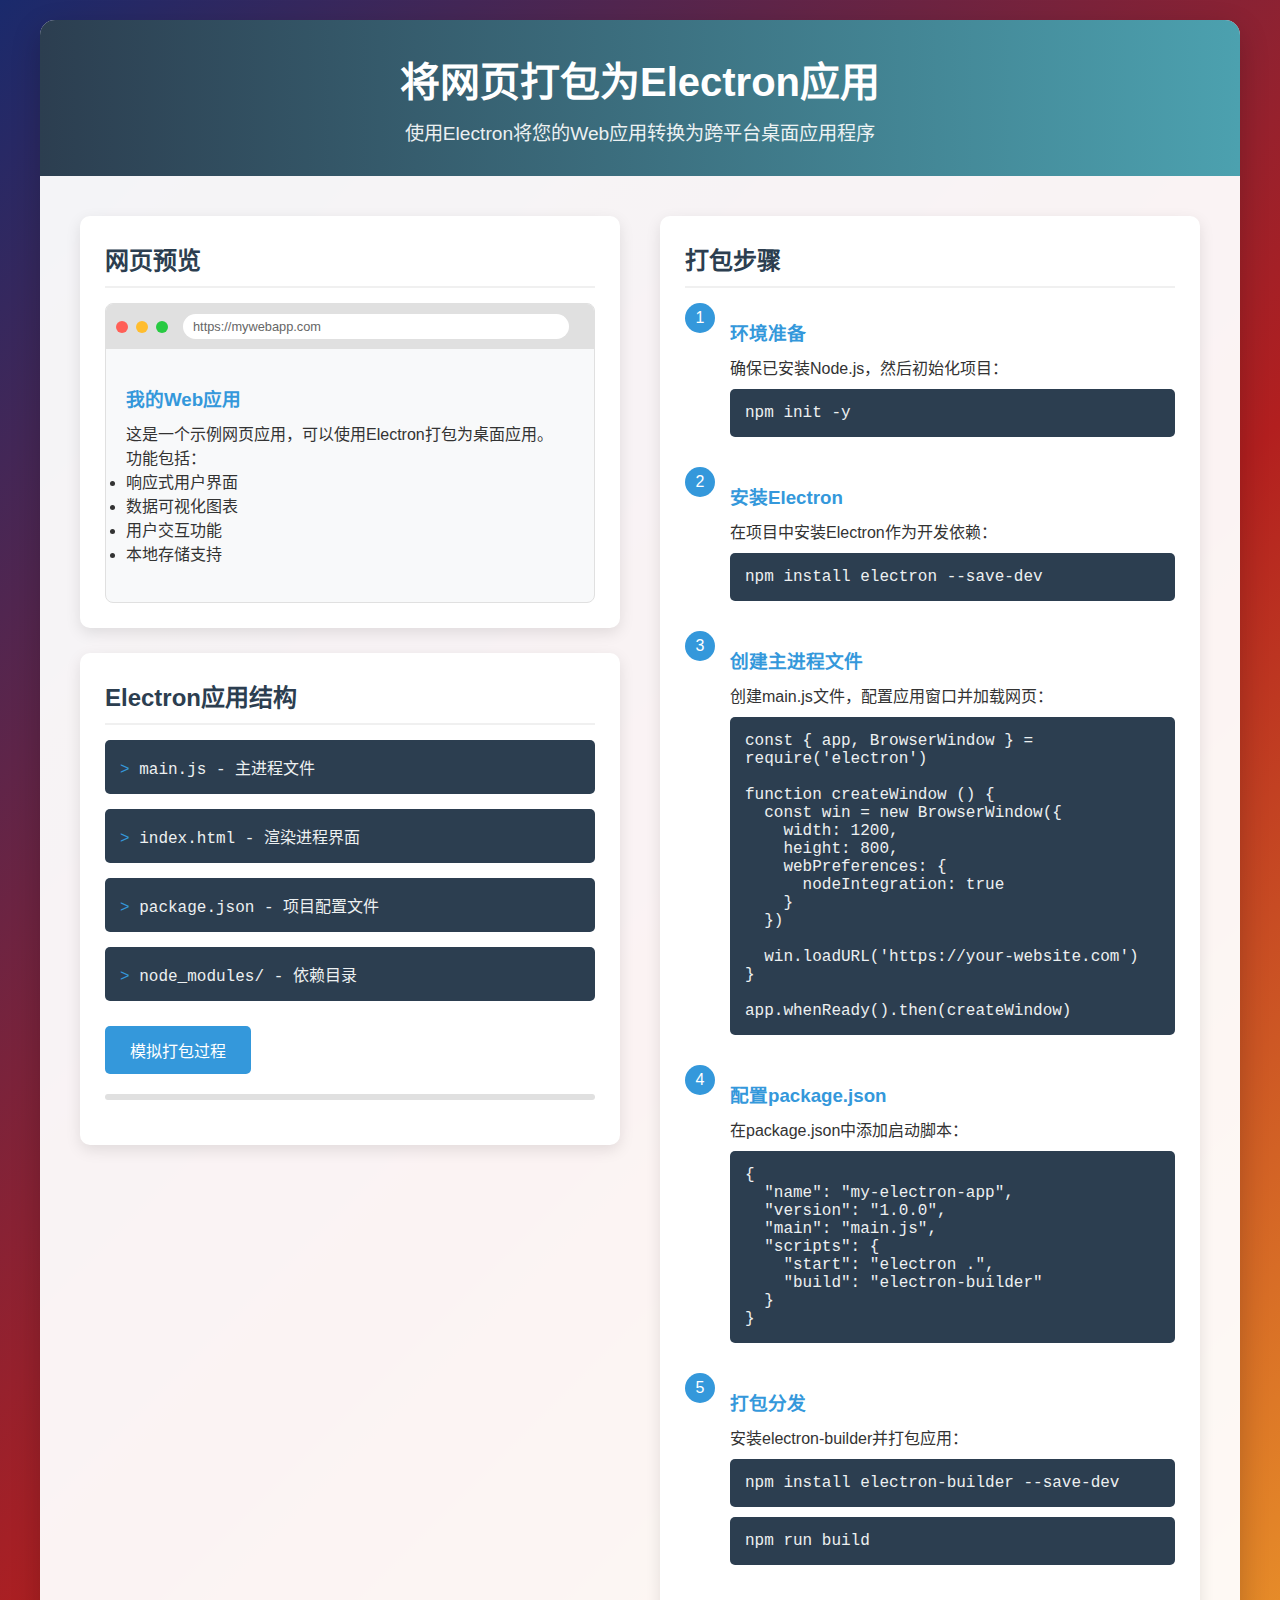
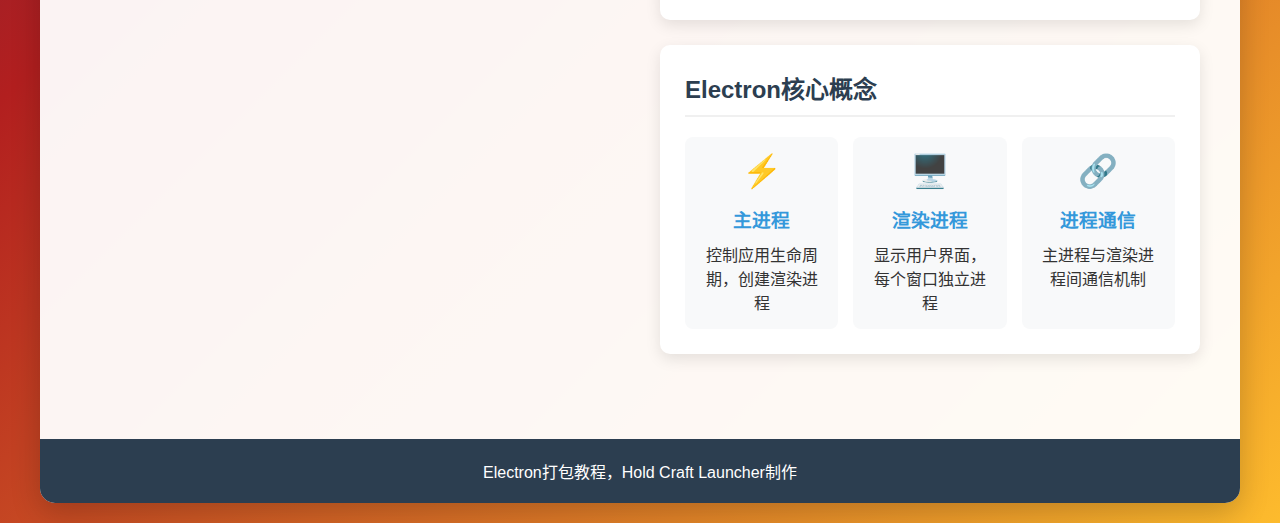
<file: htmldocx/Electron Packager.html>
<!DOCTYPE html>
<html lang="zh-CN">
<head>
    <meta charset="UTF-8">
    <meta name="viewport" content="width=device-width, initial-scale=1.0">
    <title>Electron打包教程 Hold Craft Launcher文档</title>
    <style>
        * {
            margin: 0;
            padding: 0;
            box-sizing: border-box;
            font-family: 'Segoe UI', Tahoma, Geneva, Verdana, sans-serif;
        }
        
        body {
            background: linear-gradient(135deg, #1a2a6c, #b21f1f, #fdbb2d);
            color: #333;
            min-height: 100vh;
            padding: 20px;
        }
        
        .container {
            max-width: 1200px;
            margin: 0 auto;
            background-color: rgba(255, 255, 255, 0.95);
            border-radius: 15px;
            box-shadow: 0 10px 30px rgba(0, 0, 0, 0.2);
            overflow: hidden;
        }
        
        header {
            background: linear-gradient(to right, #2c3e50, #4ca1af);
            color: white;
            padding: 30px;
            text-align: center;
        }
        
        h1 {
            font-size: 2.5rem;
            margin-bottom: 10px;
        }
        
        .subtitle {
            font-size: 1.2rem;
            opacity: 0.9;
        }
        
        .content {
            display: flex;
            flex-wrap: wrap;
            padding: 20px;
        }
        
        .preview-section {
            flex: 1;
            min-width: 300px;
            padding: 20px;
        }
        
        .info-section {
            flex: 1;
            min-width: 300px;
            padding: 20px;
        }
        
        .card {
            background: white;
            border-radius: 10px;
            box-shadow: 0 5px 15px rgba(0, 0, 0, 0.1);
            padding: 25px;
            margin-bottom: 25px;
            transition: transform 0.3s, box-shadow 0.3s;
        }
        
        .card:hover {
            transform: translateY(-5px);
            box-shadow: 0 8px 20px rgba(0, 0, 0, 0.15);
        }
        
        h2 {
            color: #2c3e50;
            margin-bottom: 15px;
            padding-bottom: 10px;
            border-bottom: 2px solid #f0f0f0;
        }
        
        h3 {
            color: #3498db;
            margin: 15px 0 10px;
        }
        
        .web-preview {
            background: #f8f9fa;
            border-radius: 8px;
            height: 300px;
            overflow: hidden;
            border: 1px solid #e0e0e0;
            position: relative;
        }
        
        .browser-bar {
            background: #e0e0e0;
            padding: 10px;
            display: flex;
            align-items: center;
        }
        
        .browser-controls {
            display: flex;
            gap: 8px;
        }
        
        .control {
            width: 12px;
            height: 12px;
            border-radius: 50%;
        }
        
        .close {
            background: #ff5f57;
        }
        
        .minimize {
            background: #ffbd2e;
        }
        
        .maximize {
            background: #28ca42;
        }
        
        .url-bar {
            flex: 1;
            background: white;
            margin: 0 15px;
            padding: 5px 10px;
            border-radius: 15px;
            font-size: 0.8rem;
            color: #666;
        }
        
        .web-content {
            padding: 20px;
            height: calc(100% - 40px);
            overflow-y: auto;
        }
        
        .step {
            display: flex;
            margin-bottom: 20px;
            align-items: flex-start;
        }
        
        .step-number {
            background: #3498db;
            color: white;
            width: 30px;
            height: 30px;
            border-radius: 50%;
            display: flex;
            align-items: center;
            justify-content: center;
            margin-right: 15px;
            flex-shrink: 0;
        }
        
        .step-content {
            flex: 1;
        }
        
        code {
            background: #2c3e50;
            color: #ecf0f1;
            padding: 15px;
            border-radius: 5px;
            display: block;
            margin: 10px 0;
            overflow-x: auto;
            font-family: 'Courier New', monospace;
        }
        
        .terminal {
            background: #2c3e50;
            color: #ecf0f1;
            padding: 15px;
            border-radius: 5px;
            font-family: 'Courier New', monospace;
            margin: 15px 0;
            position: relative;
            overflow: hidden;
        }
        
        .terminal::before {
            content: "> ";
            color: #3498db;
        }
        
        .pack-button {
            background: #3498db;
            color: white;
            border: none;
            padding: 12px 25px;
            border-radius: 5px;
            font-size: 1rem;
            cursor: pointer;
            transition: background 0.3s;
            margin-top: 10px;
        }
        
        .pack-button:hover {
            background: #2980b9;
        }
        
        .features {
            display: flex;
            flex-wrap: wrap;
            gap: 15px;
            margin-top: 20px;
        }
        
        .feature {
            flex: 1;
            min-width: 150px;
            background: #f8f9fa;
            padding: 15px;
            border-radius: 8px;
            text-align: center;
        }
        
        .feature-icon {
            font-size: 2rem;
            margin-bottom: 10px;
            color: #3498db;
        }
        
        footer {
            text-align: center;
            padding: 20px;
            background: #2c3e50;
            color: white;
            margin-top: 20px;
        }
        
        @media (max-width: 768px) {
            .content {
                flex-direction: column;
            }
            
            .preview-section, .info-section {
                width: 100%;
            }
        }
        
        .progress-bar {
            height: 6px;
            background: #e0e0e0;
            border-radius: 3px;
            margin: 20px 0;
            overflow: hidden;
        }
        
        .progress {
            height: 100%;
            background: #3498db;
            width: 0%;
            transition: width 0.5s;
        }
        
        .highlight {
            color: #e74c3c;
            font-weight: bold;
        }
    </style>
</head>
<body>
    <div class="container">
        <header>
            <h1>将网页打包为Electron应用</h1>
            <p class="subtitle">使用Electron将您的Web应用转换为跨平台桌面应用程序</p>
        </header>
        
        <div class="content">
            <div class="preview-section">
                <div class="card">
                    <h2>网页预览</h2>
                    <div class="web-preview">
                        <div class="browser-bar">
                            <div class="browser-controls">
                                <div class="control close"></div>
                                <div class="control minimize"></div>
                                <div class="control maximize"></div>
                            </div>
                            <div class="url-bar">https://mywebapp.com</div>
                        </div>
                        <div class="web-content">
                            <h3>我的Web应用</h3>
                            <p>这是一个示例网页应用，可以使用Electron打包为桌面应用。</p>
                            <p>功能包括：</p>
                            <ul>
                                <li>响应式用户界面</li>
                                <li>数据可视化图表</li>
                                <li>用户交互功能</li>
                                <li>本地存储支持</li>
                            </ul>
                        </div>
                    </div>
                </div>
                
                <div class="card">
                    <h2>Electron应用结构</h2>
                    <div class="terminal">main.js - 主进程文件</div>
                    <div class="terminal">index.html - 渲染进程界面</div>
                    <div class="terminal">package.json - 项目配置文件</div>
                    <div class="terminal">node_modules/ - 依赖目录</div>
                    
                    <button class="pack-button" id="packBtn">模拟打包过程</button>
                    
                    <div class="progress-bar">
                        <div class="progress" id="progress"></div>
                    </div>
                </div>
            </div>
            
            <div class="info-section">
                <div class="card">
                    <h2>打包步骤</h2>
                    
                    <div class="step">
                        <div class="step-number">1</div>
                        <div class="step-content">
                            <h3>环境准备</h3>
                            <p>确保已安装Node.js，然后初始化项目：</p>
                            <code>npm init -y</code>
                        </div>
                    </div>
                    
                    <div class="step">
                        <div class="step-number">2</div>
                        <div class="step-content">
                            <h3>安装Electron</h3>
                            <p>在项目中安装Electron作为开发依赖：</p>
                            <code>npm install electron --save-dev</code>
                        </div>
                    </div>
                    
                    <div class="step">
                        <div class="step-number">3</div>
                        <div class="step-content">
                            <h3>创建主进程文件</h3>
                            <p>创建main.js文件，配置应用窗口并加载网页：</p>
                            <code>
const { app, BrowserWindow } = require('electron')<br>
<br>
function createWindow () {<br>
&nbsp;&nbsp;const win = new BrowserWindow({<br>
&nbsp;&nbsp;&nbsp;&nbsp;width: 1200,<br>
&nbsp;&nbsp;&nbsp;&nbsp;height: 800,<br>
&nbsp;&nbsp;&nbsp;&nbsp;webPreferences: {<br>
&nbsp;&nbsp;&nbsp;&nbsp;&nbsp;&nbsp;nodeIntegration: true<br>
&nbsp;&nbsp;&nbsp;&nbsp;}<br>
&nbsp;&nbsp;})<br>
<br>
&nbsp;&nbsp;win.loadURL('https://your-website.com')<br>
}<br>
<br>
app.whenReady().then(createWindow)
                            </code>
                        </div>
                    </div>
                    
                    <div class="step">
                        <div class="step-number">4</div>
                        <div class="step-content">
                            <h3>配置package.json</h3>
                            <p>在package.json中添加启动脚本：</p>
                            <code>
{<br>
&nbsp;&nbsp;"name": "my-electron-app",<br>
&nbsp;&nbsp;"version": "1.0.0",<br>
&nbsp;&nbsp;"main": "main.js",<br>
&nbsp;&nbsp;"scripts": {<br>
&nbsp;&nbsp;&nbsp;&nbsp;"start": "electron .",<br>
&nbsp;&nbsp;&nbsp;&nbsp;"build": "electron-builder"<br>
&nbsp;&nbsp;}<br>
}
                            </code>
                        </div>
                    </div>
                    
                    <div class="step">
                        <div class="step-number">5</div>
                        <div class="step-content">
                            <h3>打包分发</h3>
                            <p>安装electron-builder并打包应用：</p>
                            <code>npm install electron-builder --save-dev</code>
                            <code>npm run build</code>
                        </div>
                    </div>
                </div>
                
                <div class="card">
                    <h2>Electron核心概念</h2>
                    <div class="features">
                        <div class="feature">
                            <div class="feature-icon">⚡</div>
                            <h3>主进程</h3>
                            <p>控制应用生命周期，创建渲染进程</p>
                        </div>
                        <div class="feature">
                            <div class="feature-icon">🖥️</div>
                            <h3>渲染进程</h3>
                            <p>显示用户界面，每个窗口独立进程</p>
                        </div>
                        <div class="feature">
                            <div class="feature-icon">🔗</div>
                            <h3>进程通信</h3>
                            <p>主进程与渲染进程间通信机制</p>
                        </div>
                    </div>
                </div>
            </div>
        </div>
        
        <footer>
            <p>Electron打包教程，Hold Craft Launcher制作</p>
        </footer>
    </div>

    <script>
        // 模拟打包过程
        document.getElementById('packBtn').addEventListener('click', function() {
            const progressBar = document.getElementById('progress');
            const button = this;
            
            button.disabled = true;
            button.textContent = '打包中...';
            
            let width = 0;
            const interval = setInterval(() => {
                width += 5;
                progressBar.style.width = width + '%';
                
                if (width >= 100) {
                    clearInterval(interval);
                    button.textContent = '打包完成！';
                    setTimeout(() => {
                        button.disabled = false;
                        button.textContent = '重新打包';
                        progressBar.style.width = '0%';
                    }, 2000);
                }
            }, 100);
        });
        
        // 添加一些交互效果
        const cards = document.querySelectorAll('.card');
        cards.forEach(card => {
            card.addEventListener('mouseenter', () => {
                card.style.transform = 'translateY(-5px)';
            });
            
            card.addEventListener('mouseleave', () => {
                card.style.transform = 'translateY(0)';
            });
        });
    </script>
</body>
</html>
</file>
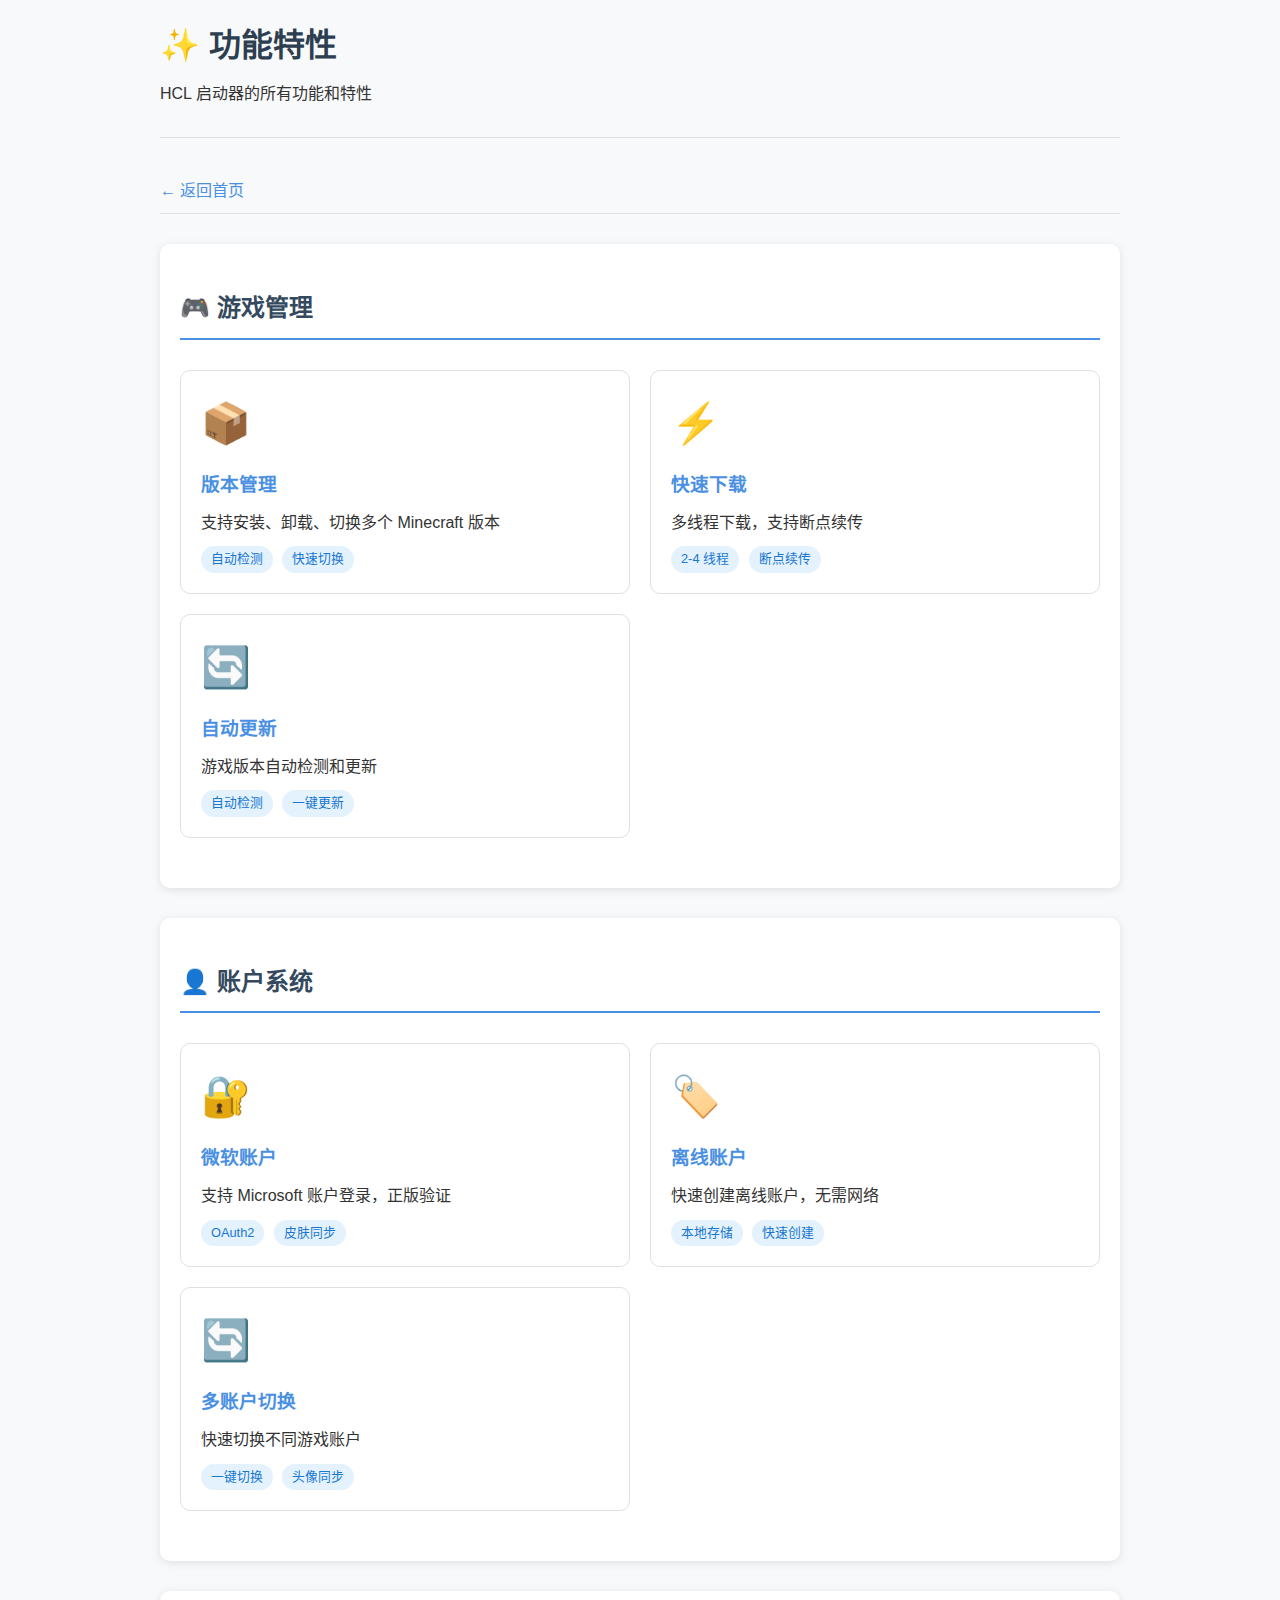
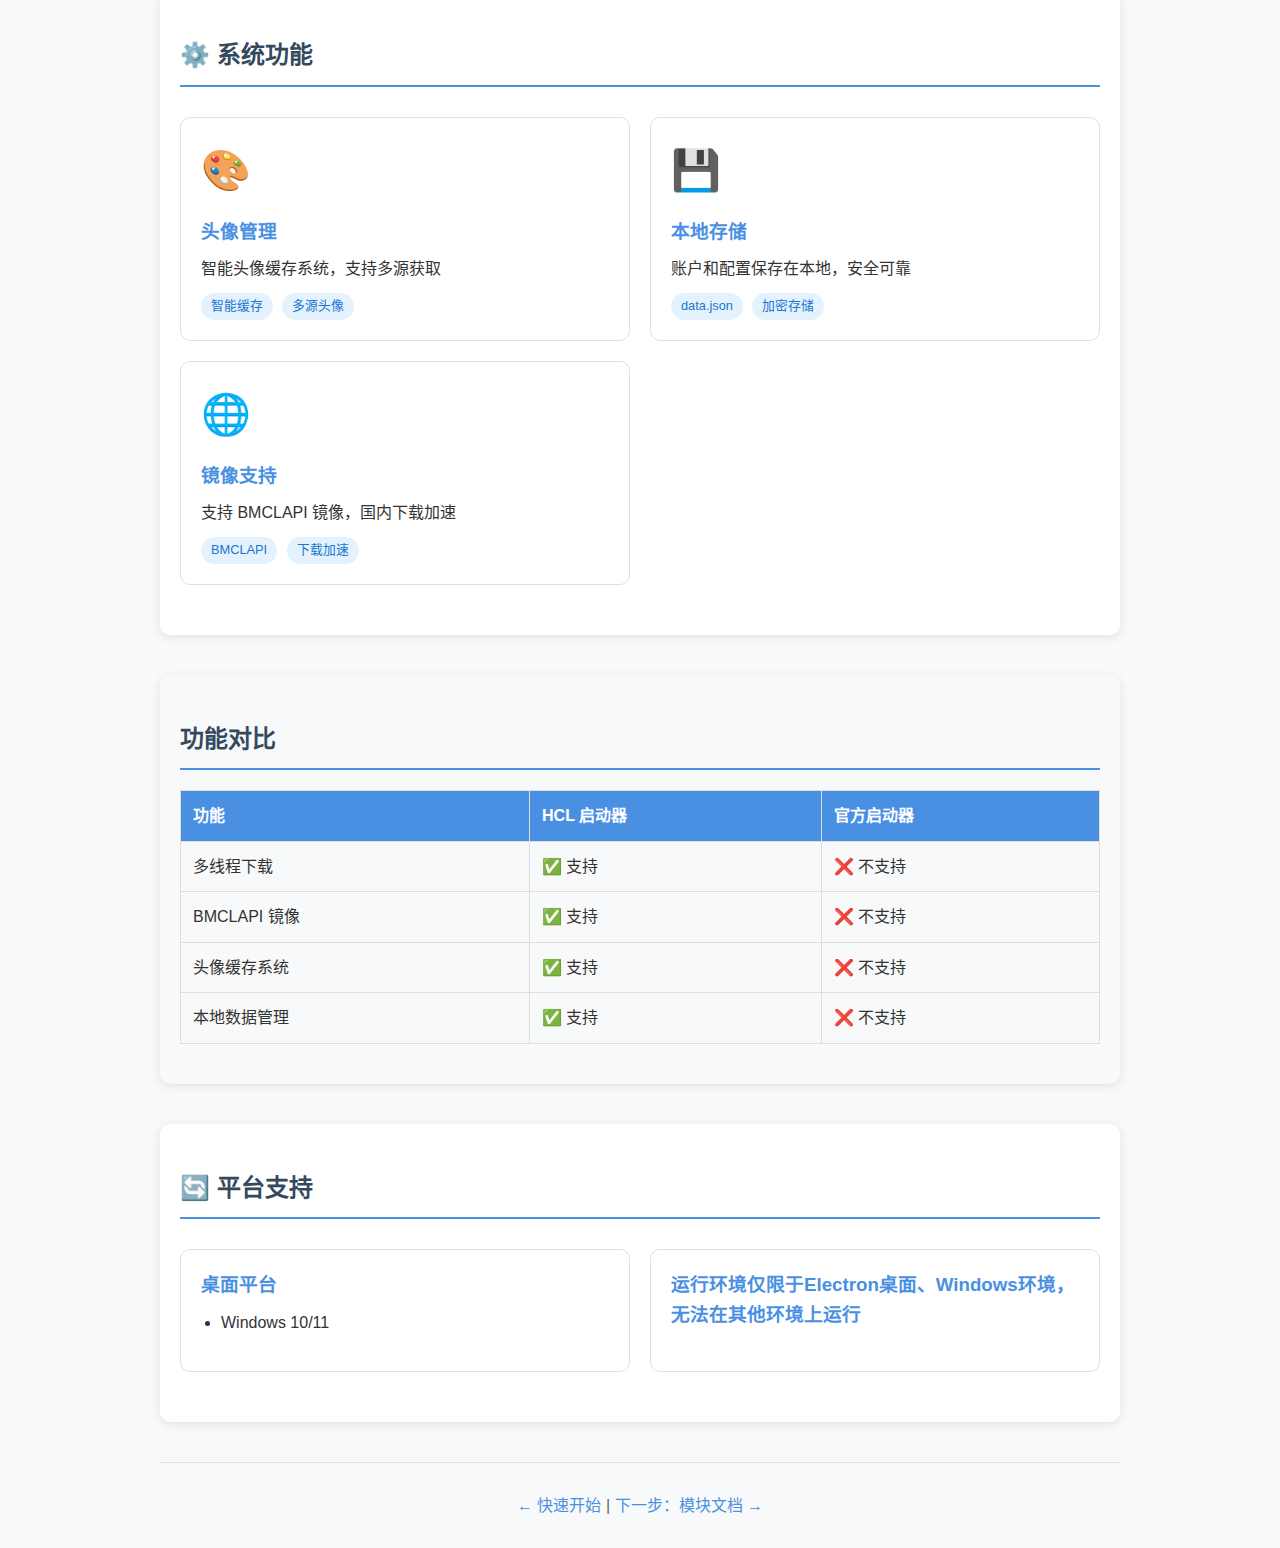
<file: htmldocx/features.html>
<!DOCTYPE html>
<html lang="zh-CN">
<head>
    <meta charset="UTF-8">
    <meta name="viewport" content="width=device-width, initial-scale=1.0">
    <title>功能特性 - HCL 文档</title>
    <link rel="stylesheet" href="css/style.css">
    <style>
        .feature-grid {
            display: grid;
            grid-template-columns: repeat(auto-fit, minmax(300px, 1fr));
            gap: 20px;
            margin: 30px 0;
        }
        
        .feature-card {
            background: white;
            border: 1px solid #e0e0e0;
            border-radius: 10px;
            padding: 20px;
            transition: all 0.3s;
        }
        .feature-card:hover {
            border-color: #4a90e2;
            box-shadow: 0 5px 20px rgba(74, 144, 226, 0.1);
        }
        
        .feature-icon {
            font-size: 2.5em;
            margin-bottom: 15px;
        }
        
        .feature-card h3 {
            color: #4a90e2;
            margin: 0 0 10px 0;
        }
        
        .feature-tags {
            margin-top: 10px;
        }
        
        .tag {
            display: inline-block;
            background: #e3f2fd;
            color: #1976d2;
            padding: 3px 10px;
            border-radius: 20px;
            font-size: 0.8em;
            margin-right: 5px;
        }
        
        .comparison {
            margin: 40px 0;
            background: #f8f9fa;
            padding: 20px;
            border-radius: 10px;
        }
        
        table {
            width: 100%;
            border-collapse: collapse;
            margin: 20px 0;
        }
        
        th, td {
            border: 1px solid #ddd;
            padding: 12px;
            text-align: left;
        }
        
        th {
            background: #4a90e2;
            color: white;
        }
    </style>
</head>
<body>
    <div class="container">
        <header>
            <h1>✨ 功能特性</h1>
            <p>HCL 启动器的所有功能和特性</p>
        </header>
        
        <nav>
            <a href="index.html">← 返回首页</a>
        </nav>
        
        <section>
            <h2>🎮 游戏管理</h2>
            
            <div class="feature-grid">
                <div class="feature-card">
                    <div class="feature-icon">📦</div>
                    <h3>版本管理</h3>
                    <p>支持安装、卸载、切换多个 Minecraft 版本</p>
                    <div class="feature-tags">
                        <span class="tag">自动检测</span>
                        <span class="tag">快速切换</span>
                    </div>
                </div>
                
                <div class="feature-card">
                    <div class="feature-icon">⚡</div>
                    <h3>快速下载</h3>
                    <p>多线程下载，支持断点续传</p>
                    <div class="feature-tags">
                        <span class="tag">2-4 线程</span>
                        <span class="tag">断点续传</span>
                    </div>
                </div>
                
                <div class="feature-card">
                    <div class="feature-icon">🔄</div>
                    <h3>自动更新</h3>
                    <p>游戏版本自动检测和更新</p>
                    <div class="feature-tags">
                        <span class="tag">自动检测</span>
                        <span class="tag">一键更新</span>
                    </div>
                </div>
            </div>
        </section>
        
        <section>
            <h2>👤 账户系统</h2>
            
            <div class="feature-grid">
                <div class="feature-card">
                    <div class="feature-icon">🔐</div>
                    <h3>微软账户</h3>
                    <p>支持 Microsoft 账户登录，正版验证</p>
                    <div class="feature-tags">
                        <span class="tag">OAuth2</span>
                        <span class="tag">皮肤同步</span>
                    </div>
                </div>
                
                <div class="feature-card">
                    <div class="feature-icon">🏷️</div>
                    <h3>离线账户</h3>
                    <p>快速创建离线账户，无需网络</p>
                    <div class="feature-tags">
                        <span class="tag">本地存储</span>
                        <span class="tag">快速创建</span>
                    </div>
                </div>
                
                <div class="feature-card">
                    <div class="feature-icon">🔄</div>
                    <h3>多账户切换</h3>
                    <p>快速切换不同游戏账户</p>
                    <div class="feature-tags">
                        <span class="tag">一键切换</span>
                        <span class="tag">头像同步</span>
                    </div>
                </div>
            </div>
        </section>
        
        <section>
            <h2>⚙️ 系统功能</h2>
            
            <div class="feature-grid">
                <div class="feature-card">
                    <div class="feature-icon">🎨</div>
                    <h3>头像管理</h3>
                    <p>智能头像缓存系统，支持多源获取</p>
                    <div class="feature-tags">
                        <span class="tag">智能缓存</span>
                        <span class="tag">多源头像</span>
                    </div>
                </div>
                
                <div class="feature-card">
                    <div class="feature-icon">💾</div>
                    <h3>本地存储</h3>
                    <p>账户和配置保存在本地，安全可靠</p>
                    <div class="feature-tags">
                        <span class="tag">data.json</span>
                        <span class="tag">加密存储</span>
                    </div>
                </div>
                
                <div class="feature-card">
                    <div class="feature-icon">🌐</div>
                    <h3>镜像支持</h3>
                    <p>支持 BMCLAPI 镜像，国内下载加速</p>
                    <div class="feature-tags">
                        <span class="tag">BMCLAPI</span>
                        <span class="tag">下载加速</span>
                    </div>
                </div>
            </div>
        </section>
        
        <section class="comparison">
            <h2>功能对比</h2>
            
            <table>
                <thead>
                    <tr>
                        <th>功能</th>
                        <th>HCL 启动器</th>
                        <th>官方启动器</th>
                    </tr>
                </thead>
                <tbody>
                    <tr>
                        <td>多线程下载</td>
                        <td>✅ 支持</td>
                        <td>❌ 不支持</td>
                    </tr>
                    <tr>
                        <td>BMCLAPI 镜像</td>
                        <td>✅ 支持</td>
                        <td>❌ 不支持</td>
                    </tr>
                    <tr>
                        <td>头像缓存系统</td>
                        <td>✅ 支持</td>
                        <td>❌ 不支持</td>
                    </tr>
                    <tr>
                        <td>本地数据管理</td>
                        <td>✅ 支持</td>
                        <td>❌ 不支持</td>
                    </tr>
                </tbody>
            </table>
        </section>
        
        <section>
            <h2>🔄 平台支持</h2>
            
            <div class="feature-grid">
                <div class="feature-card">
                    <h3>桌面平台</h3>
                    <ul>
                        <li>Windows 10/11 </li>
                    </ul>
                </div>

                
                <div class="feature-card">
                    <h3>运行环境仅限于Electron桌面、Windows环境，无法在其他环境上运行</h3>
                </div>
            </div>
        </section>
        
        <footer>
            <p>
                <a href="start.html">← 快速开始</a> | 
                <a href="modules.html">下一步：模块文档 →</a>
            </p>
        </footer>
    </div>
</body>
</html>
</file>
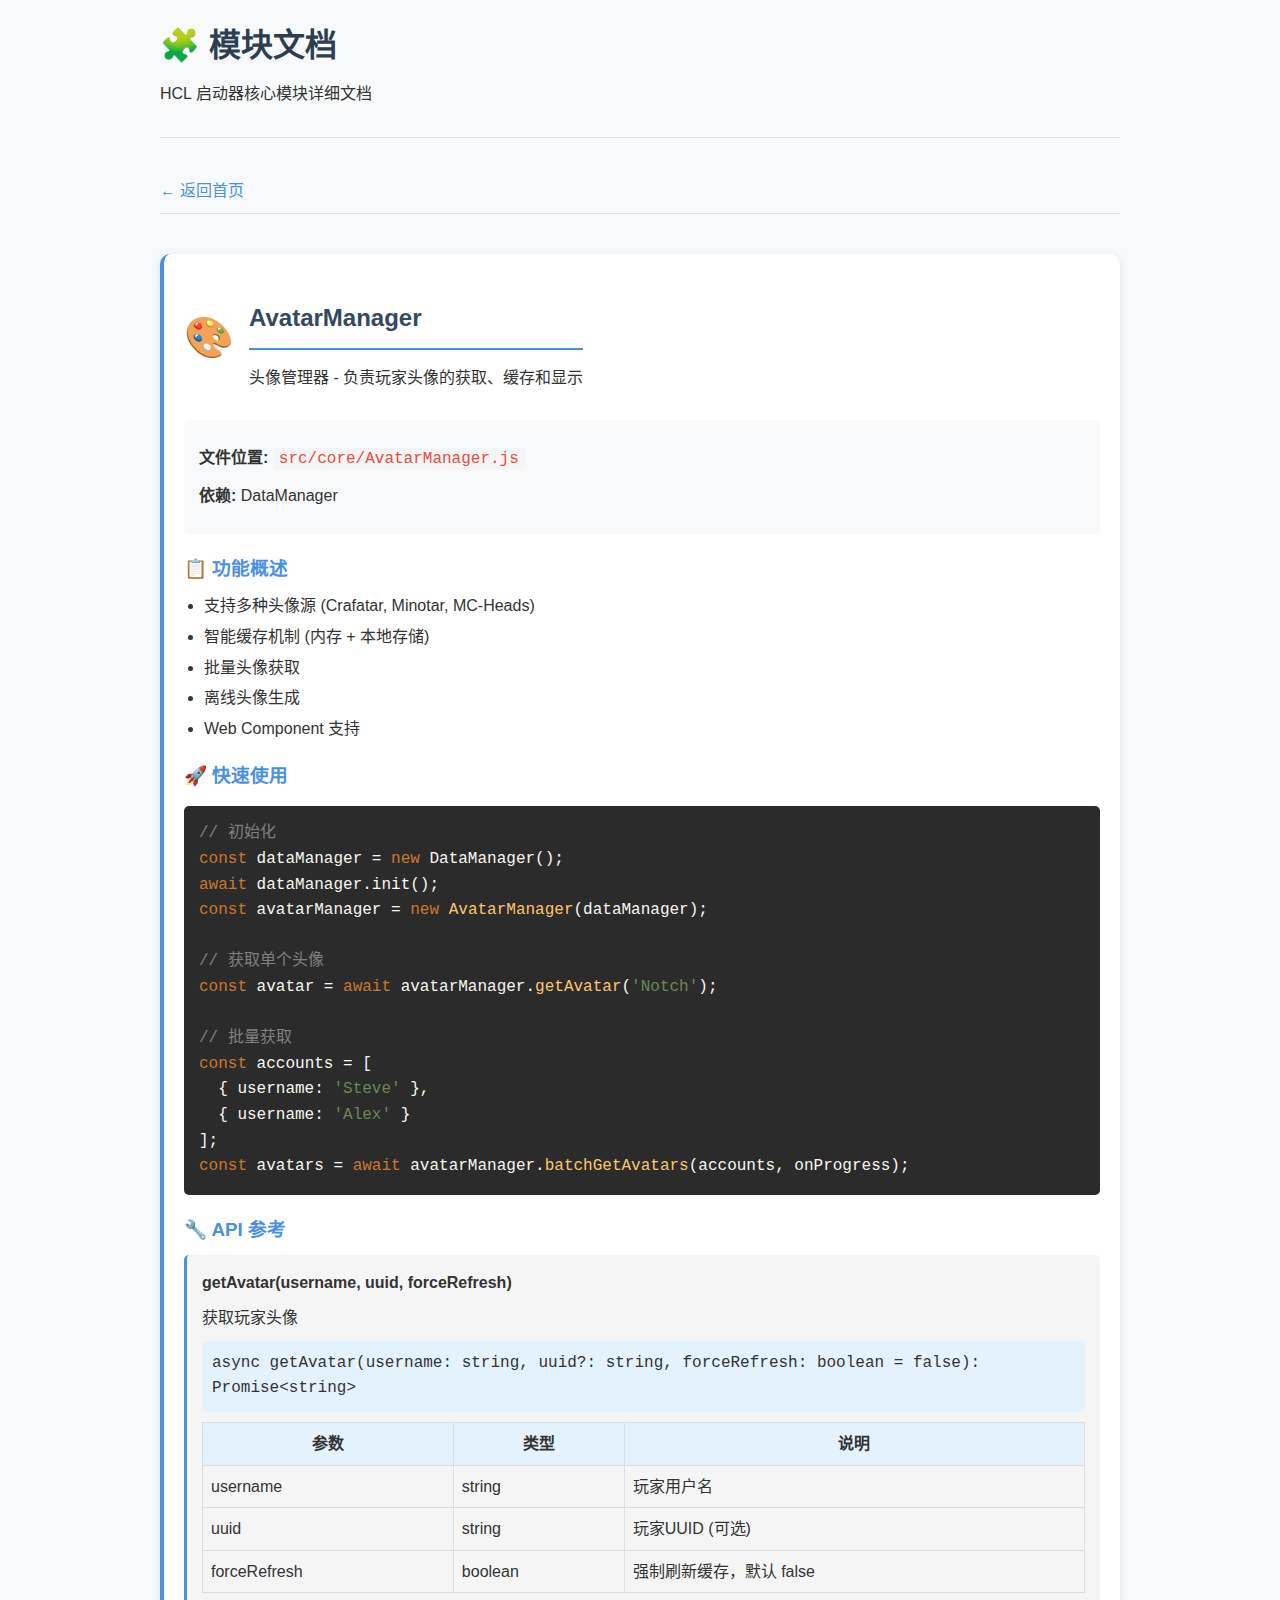
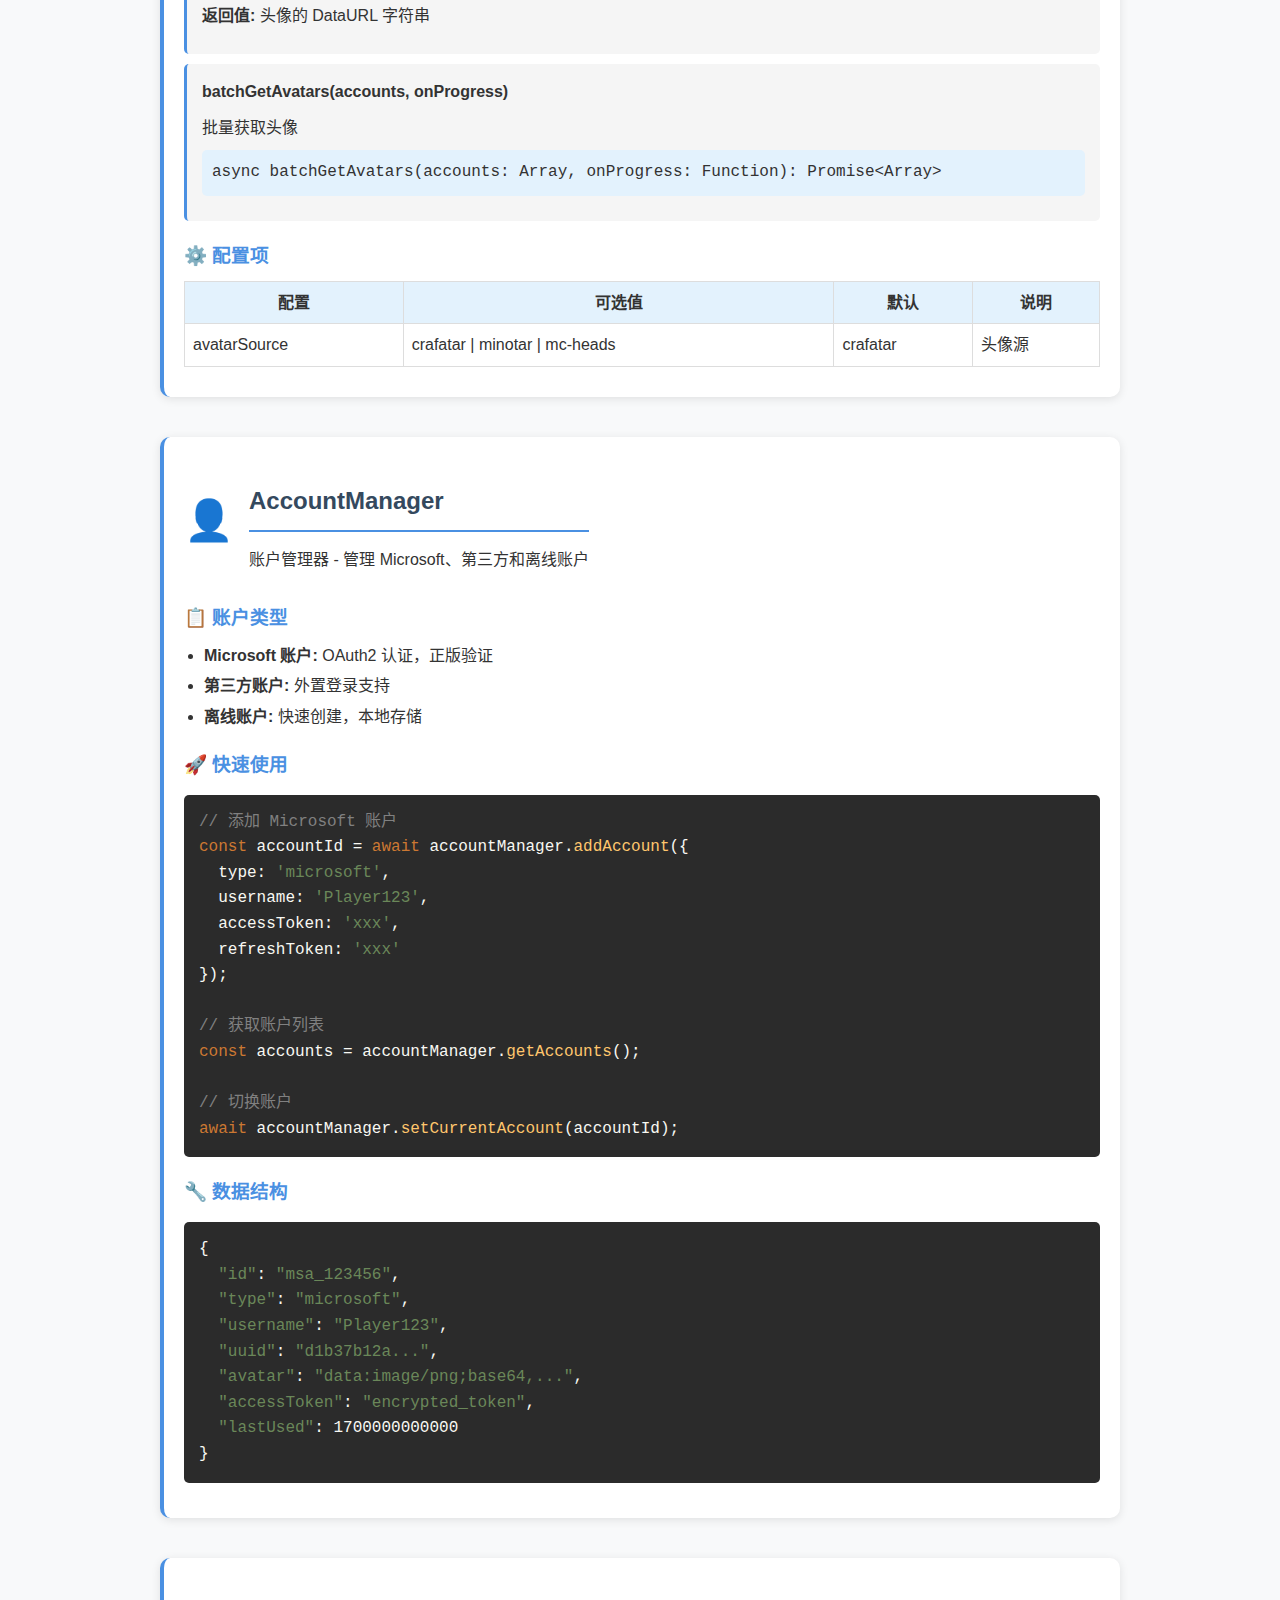
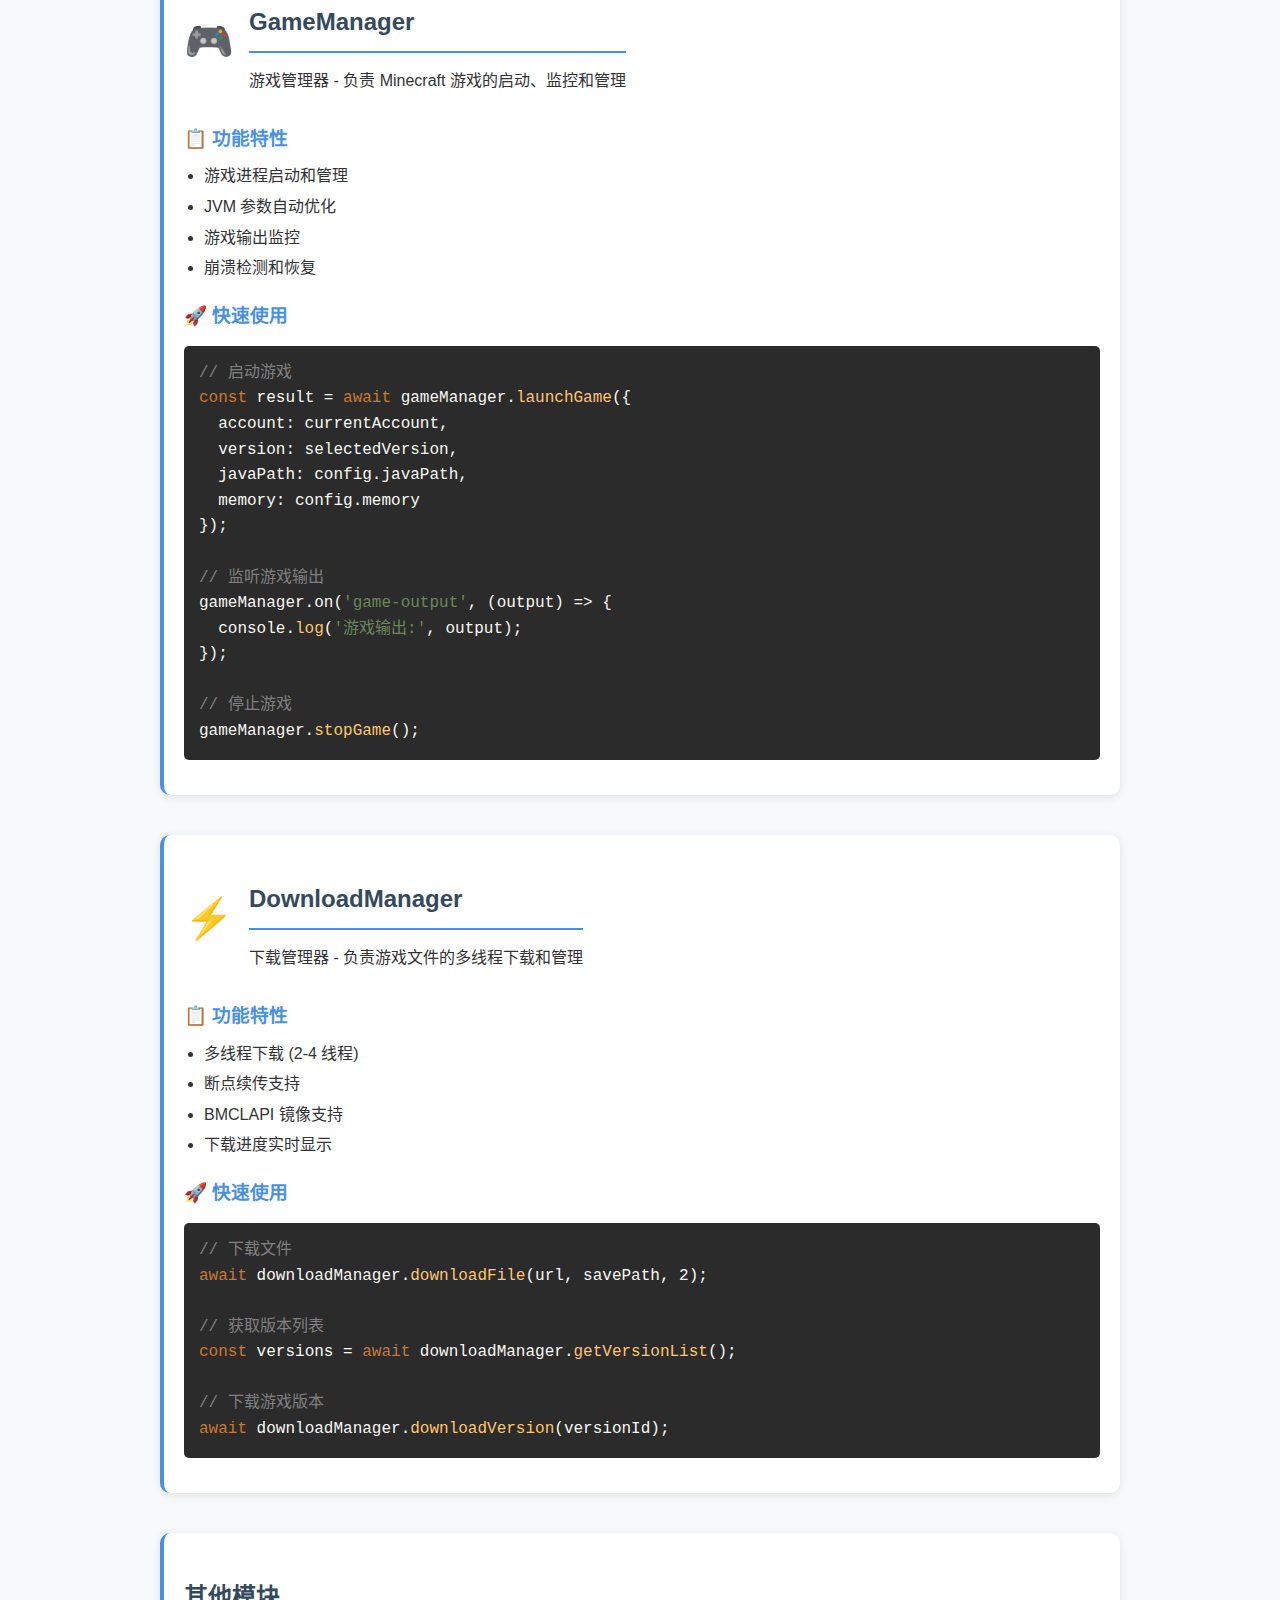
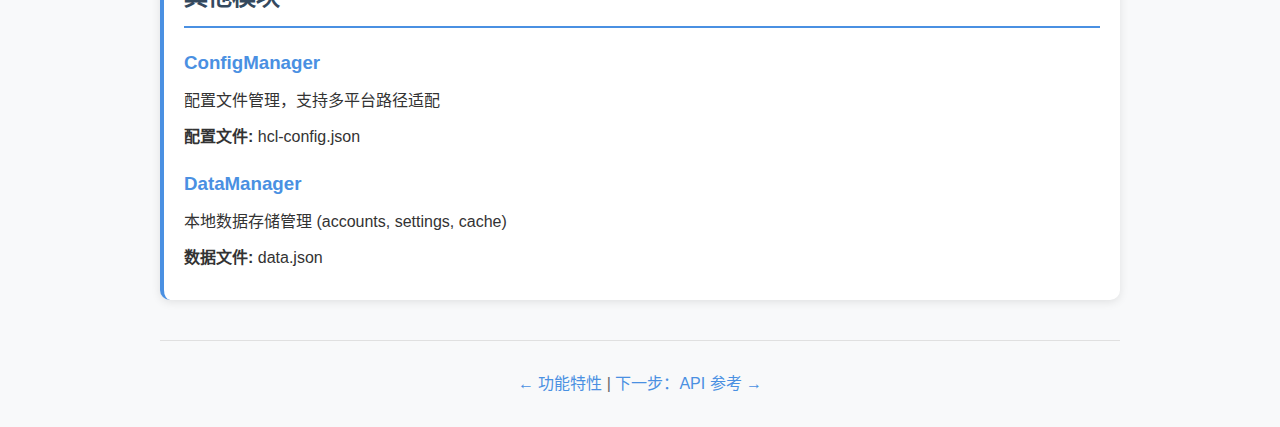
<file: htmldocx/modules.html>
<!DOCTYPE html>
<html lang="zh-CN">
<head>
    <meta charset="UTF-8">
    <meta name="viewport" content="width=device-width, initial-scale=1.0">
    <title>模块文档 - HCL 文档</title>
    <link rel="stylesheet" href="css/style.css">
    <style>
        .module-section {
            margin: 40px 0;
            padding: 20px;
            background: white;
            border-radius: 10px;
            border-left: 4px solid #4a90e2;
        }
        
        .module-header {
            display: flex;
            align-items: center;
            margin-bottom: 20px;
        }
        
        .module-icon {
            font-size: 2.5em;
            margin-right: 15px;
        }
        
        .module-info {
            background: #f8f9fa;
            padding: 15px;
            border-radius: 5px;
            margin: 15px 0;
        }
        
        .api-method {
            background: #f5f5f5;
            padding: 15px;
            border-radius: 5px;
            margin: 10px 0;
            border-left: 3px solid #4a90e2;
        }
        
        .method-signature {
            background: #e3f2fd;
            padding: 10px;
            border-radius: 5px;
            font-family: 'Courier New', monospace;
            margin: 10px 0;
        }
        
        .param-table {
            width: 100%;
            border-collapse: collapse;
            margin: 10px 0;
        }
        
        .param-table th, .param-table td {
            border: 1px solid #ddd;
            padding: 8px;
        }
        
        .param-table th {
            background: #e3f2fd;
        }
        
        .code-example {
            background: #2b2b2b;
            color: #f8f8f2;
            padding: 15px;
            border-radius: 5px;
            overflow-x: auto;
            font-family: 'Courier New', monospace;
            margin: 15px 0;
        }
        
        .keyword { color: #cc7832; }
        .function { color: #ffc66d; }
        .string { color: #6a8759; }
        .comment { color: #808080; }
    </style>
</head>
<body>
    <div class="container">
        <header>
            <h1>🧩 模块文档</h1>
            <p>HCL 启动器核心模块详细文档</p>
        </header>
        
        <nav>
            <a href="index.html">← 返回首页</a>
        </nav>
        
        <!-- AvatarManager -->
        <section id="avatar-manager" class="module-section">
            <div class="module-header">
                <div class="module-icon">🎨</div>
                <div>
                    <h2>AvatarManager</h2>
                    <p>头像管理器 - 负责玩家头像的获取、缓存和显示</p>
                </div>
            </div>
            
            <div class="module-info">
                <p><strong>文件位置:</strong> <code>src/core/AvatarManager.js</code></p>
                <p><strong>依赖:</strong> DataManager</p>
            </div>
            
            <h3>📋 功能概述</h3>
            <ul>
                <li>支持多种头像源 (Crafatar, Minotar, MC-Heads)</li>
                <li>智能缓存机制 (内存 + 本地存储)</li>
                <li>批量头像获取</li>
                <li>离线头像生成</li>
                <li>Web Component 支持</li>
            </ul>
            
            <h3>🚀 快速使用</h3>
            <div class="code-example">
<span class="comment">// 初始化</span><br>
<span class="keyword">const</span> dataManager = <span class="keyword">new</span> DataManager();<br>
<span class="keyword">await</span> dataManager.init();<br>
<span class="keyword">const</span> avatarManager = <span class="keyword">new</span> <span class="function">AvatarManager</span>(dataManager);<br><br>

<span class="comment">// 获取单个头像</span><br>
<span class="keyword">const</span> avatar = <span class="keyword">await</span> avatarManager.<span class="function">getAvatar</span>(<span class="string">'Notch'</span>);<br><br>

<span class="comment">// 批量获取</span><br>
<span class="keyword">const</span> accounts = [<br>
&nbsp;&nbsp;{ username: <span class="string">'Steve'</span> },<br>
&nbsp;&nbsp;{ username: <span class="string">'Alex'</span> }<br>
];<br>
<span class="keyword">const</span> avatars = <span class="keyword">await</span> avatarManager.<span class="function">batchGetAvatars</span>(accounts, onProgress);
            </div>
            
            <h3>🔧 API 参考</h3>
            
            <div class="api-method">
                <h4>getAvatar(username, uuid, forceRefresh)</h4>
                <p>获取玩家头像</p>
                
                <div class="method-signature">
                    async getAvatar(username: string, uuid?: string, forceRefresh: boolean = false): Promise&lt;string&gt;
                </div>
                
                <table class="param-table">
                    <tr>
                        <th>参数</th>
                        <th>类型</th>
                        <th>说明</th>
                    </tr>
                    <tr>
                        <td>username</td>
                        <td>string</td>
                        <td>玩家用户名</td>
                    </tr>
                    <tr>
                        <td>uuid</td>
                        <td>string</td>
                        <td>玩家UUID (可选)</td>
                    </tr>
                    <tr>
                        <td>forceRefresh</td>
                        <td>boolean</td>
                        <td>强制刷新缓存，默认 false</td>
                    </tr>
                </table>
                
                <p><strong>返回值:</strong> 头像的 DataURL 字符串</p>
            </div>
            
            <div class="api-method">
                <h4>batchGetAvatars(accounts, onProgress)</h4>
                <p>批量获取头像</p>
                
                <div class="method-signature">
                    async batchGetAvatars(accounts: Array, onProgress: Function): Promise&lt;Array&gt;
                </div>
            </div>
            
            <h3>⚙️ 配置项</h3>
            <table class="param-table">
                <tr>
                    <th>配置</th>
                    <th>可选值</th>
                    <th>默认</th>
                    <th>说明</th>
                </tr>
                <tr>
                    <td>avatarSource</td>
                    <td>crafatar | minotar | mc-heads</td>
                    <td>crafatar</td>
                    <td>头像源</td>
                </tr>
            </table>
        </section>
        
        <!-- AccountManager -->
        <section id="account-manager" class="module-section">
            <div class="module-header">
                <div class="module-icon">👤</div>
                <div>
                    <h2>AccountManager</h2>
                    <p>账户管理器 - 管理 Microsoft、第三方和离线账户</p>
                </div>
            </div>
            
            <h3>📋 账户类型</h3>
            <ul>
                <li><strong>Microsoft 账户:</strong> OAuth2 认证，正版验证</li>
                <li><strong>第三方账户:</strong> 外置登录支持</li>
                <li><strong>离线账户:</strong> 快速创建，本地存储</li>
            </ul>
            
            <h3>🚀 快速使用</h3>
            <div class="code-example">
<span class="comment">// 添加 Microsoft 账户</span><br>
<span class="keyword">const</span> accountId = <span class="keyword">await</span> accountManager.<span class="function">addAccount</span>({<br>
&nbsp;&nbsp;type: <span class="string">'microsoft'</span>,<br>
&nbsp;&nbsp;username: <span class="string">'Player123'</span>,<br>
&nbsp;&nbsp;accessToken: <span class="string">'xxx'</span>,<br>
&nbsp;&nbsp;refreshToken: <span class="string">'xxx'</span><br>
});<br><br>

<span class="comment">// 获取账户列表</span><br>
<span class="keyword">const</span> accounts = accountManager.<span class="function">getAccounts</span>();<br><br>

<span class="comment">// 切换账户</span><br>
<span class="keyword">await</span> accountManager.<span class="function">setCurrentAccount</span>(accountId);
            </div>
            
            <h3>🔧 数据结构</h3>
            <div class="code-example">
{<br>
&nbsp;&nbsp;<span class="string">"id"</span>: <span class="string">"msa_123456"</span>,<br>
&nbsp;&nbsp;<span class="string">"type"</span>: <span class="string">"microsoft"</span>,<br>
&nbsp;&nbsp;<span class="string">"username"</span>: <span class="string">"Player123"</span>,<br>
&nbsp;&nbsp;<span class="string">"uuid"</span>: <span class="string">"d1b37b12a..."</span>,<br>
&nbsp;&nbsp;<span class="string">"avatar"</span>: <span class="string">"data:image/png;base64,..."</span>,<br>
&nbsp;&nbsp;<span class="string">"accessToken"</span>: <span class="string">"encrypted_token"</span>,<br>
&nbsp;&nbsp;<span class="string">"lastUsed"</span>: <span class="number">1700000000000</span><br>
}
            </div>
        </section>
        
        <!-- GameManager -->
        <section id="game-manager" class="module-section">
            <div class="module-header">
                <div class="module-icon">🎮</div>
                <div>
                    <h2>GameManager</h2>
                    <p>游戏管理器 - 负责 Minecraft 游戏的启动、监控和管理</p>
                </div>
            </div>
            
            <h3>📋 功能特性</h3>
            <ul>
                <li>游戏进程启动和管理</li>
                <li>JVM 参数自动优化</li>
                <li>游戏输出监控</li>
                <li>崩溃检测和恢复</li>
            </ul>
            
            <h3>🚀 快速使用</h3>
            <div class="code-example">
<span class="comment">// 启动游戏</span><br>
<span class="keyword">const</span> result = <span class="keyword">await</span> gameManager.<span class="function">launchGame</span>({<br>
&nbsp;&nbsp;account: currentAccount,<br>
&nbsp;&nbsp;version: selectedVersion,<br>
&nbsp;&nbsp;javaPath: config.javaPath,<br>
&nbsp;&nbsp;memory: config.memory<br>
});<br><br>

<span class="comment">// 监听游戏输出</span><br>
gameManager.on(<span class="string">'game-output'</span>, (output) => {<br>
&nbsp;&nbsp;console.<span class="function">log</span>(<span class="string">'游戏输出:'</span>, output);<br>
});<br><br>

<span class="comment">// 停止游戏</span><br>
gameManager.<span class="function">stopGame</span>();
            </div>
        </section>
        
        <!-- DownloadManager -->
        <section id="download-manager" class="module-section">
            <div class="module-header">
                <div class="module-icon">⚡</div>
                <div>
                    <h2>DownloadManager</h2>
                    <p>下载管理器 - 负责游戏文件的多线程下载和管理</p>
                </div>
            </div>
            
            <h3>📋 功能特性</h3>
            <ul>
                <li>多线程下载 (2-4 线程)</li>
                <li>断点续传支持</li>
                <li>BMCLAPI 镜像支持</li>
                <li>下载进度实时显示</li>
            </ul>
            
            <h3>🚀 快速使用</h3>
            <div class="code-example">
<span class="comment">// 下载文件</span><br>
<span class="keyword">await</span> downloadManager.<span class="function">downloadFile</span>(url, savePath, <span class="number">2</span>);<br><br>

<span class="comment">// 获取版本列表</span><br>
<span class="keyword">const</span> versions = <span class="keyword">await</span> downloadManager.<span class="function">getVersionList</span>();<br><br>

<span class="comment">// 下载游戏版本</span><br>
<span class="keyword">await</span> downloadManager.<span class="function">downloadVersion</span>(versionId);
            </div>
        </section>
        
        <!-- 其他模块 -->
        <section class="module-section">
            <h2>其他模块</h2>
            
            <h3>ConfigManager</h3>
            <p>配置文件管理，支持多平台路径适配</p>
            <p><strong>配置文件:</strong> hcl-config.json</p>
            
            <h3>DataManager</h3>
            <p>本地数据存储管理 (accounts, settings, cache)</p>
            <p><strong>数据文件:</strong> data.json</p>
        </section>
        
        <footer>
            <p>
                <a href="features.html">← 功能特性</a> | 
                <a href="api.html">下一步：API 参考 →</a>
            </p>
        </footer>
    </div>
</body>
</html>
</file>
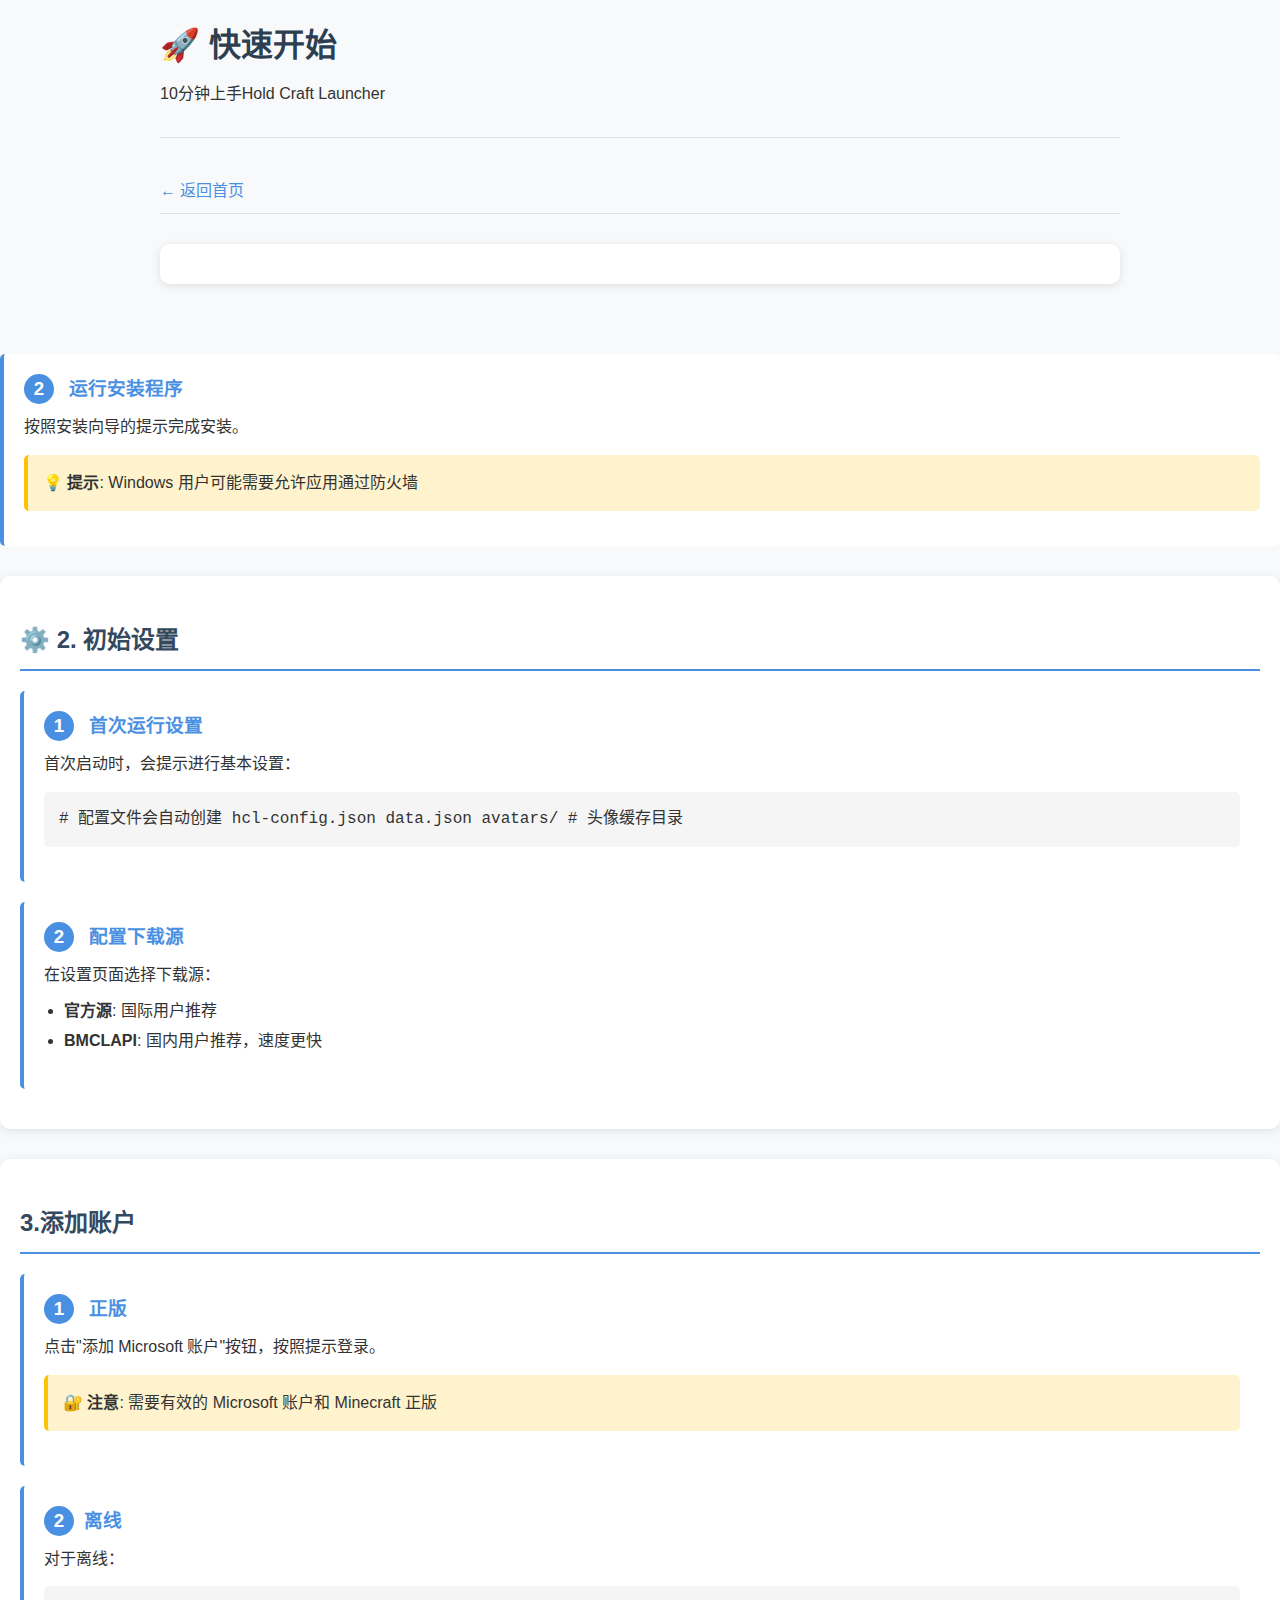
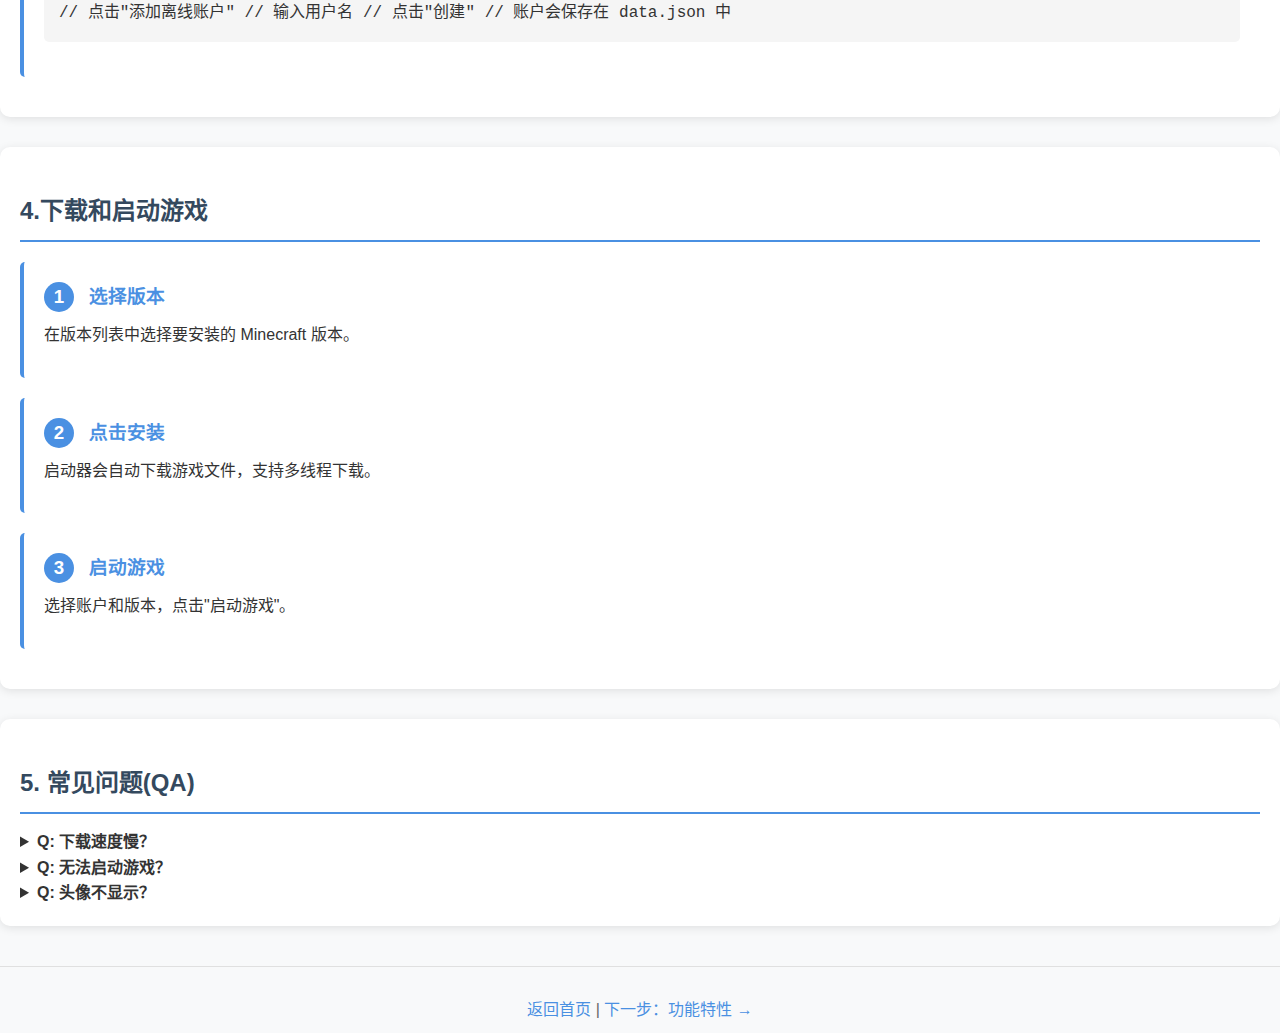
<file: htmldocx/start.html>
<!DOCTYPE html>
<html lang="zh-CN">
<head>
    <meta charset="UTF-8">
    <meta name="viewport" content="width=device-width, initial-scale=1.0">
    <title>快速开始 - Hold Craft Launcher文档</title>
    <link rel="stylesheet" href="css/style.css">
    <style>
        .step {
            background: white;
            border-left: 4px solid #4a90e2;
            padding: 20px;
            margin: 20px 0;
            border-radius: 5px;
        }
        .step h3 {
            color: #4a90e2;
            margin-top: 0;
        }
        .step-number {
            display: inline-block;
            background: #4a90e2;
            color: white;
            width: 30px;
            height: 30px;
            text-align: center;
            line-height: 30px;
            border-radius: 50%;
            margin-right: 10px;
        }
        
        .code-block {
            background: #f5f5f5;
            padding: 15px;
            border-radius: 5px;
            font-family: 'Courier New', monospace;
            margin: 15px 0;
            overflow-x: auto;
        }
        
        .note {
            background: #fff3cd;
            border-left: 4px solid #ffc107;
            padding: 15px;
            margin: 15px 0;
            border-radius: 5px;
        }
    </style>
</head>
<body>
    <div class="container">
        <header>
            <h1>🚀 快速开始</h1>
            <p>10分钟上手Hold Craft Launcher</p>
        </header>
        
        <nav>
            <a href="index.html">← 返回首页</a>
        </nav>
        
        <section>
            </div>
            
            <div class="step">
                <h3><span class="step-number">2</span> 运行安装程序</h3>
                <p>按照安装向导的提示完成安装。</p>
                <div class="note">
                    💡 <strong>提示</strong>: Windows 用户可能需要允许应用通过防火墙
                </div>
            </div>
        </section>
        
        <section>
            <h2>⚙️ 2. 初始设置</h2>
            
            <div class="step">
                <h3><span class="step-number">1</span> 首次运行设置</h3>
                <p>首次启动时，会提示进行基本设置：</p>
                <div class="code-block">
# 配置文件会自动创建
hcl-config.json
data.json
avatars/  # 头像缓存目录
                </div>
            </div>
            
            <div class="step">
                <h3><span class="step-number">2</span> 配置下载源</h3>
                <p>在设置页面选择下载源：</p>
                <ul>
                    <li><strong>官方源</strong>: 国际用户推荐</li>
                    <li><strong>BMCLAPI</strong>: 国内用户推荐，速度更快</li>
                </ul>
            </div>
        </section>
        
        <section>
            <h2>3.添加账户</h2>
            
            <div class="step">
                <h3><span class="step-number">1</span> 正版</h3>
                <p>点击"添加 Microsoft 账户"按钮，按照提示登录。</p>
                <div class="note">
                    🔐 <strong>注意</strong>: 需要有效的 Microsoft 账户和 Minecraft 正版
                </div>
            </div>
            
            <div class="step">
                <h3><span class="step-number">2</span>离线</h3>
                <p>对于离线：</p>
                <div class="code-block">
// 点击"添加离线账户"
// 输入用户名
// 点击"创建"
// 账户会保存在 data.json 中
                </div>
            </div>
        </section>
        
        <section>
            <h2>4.下载和启动游戏</h2>
            
            <div class="step">
                <h3><span class="step-number">1</span> 选择版本</h3>
                <p>在版本列表中选择要安装的 Minecraft 版本。</p>
            </div>
            
            <div class="step">
                <h3><span class="step-number">2</span> 点击安装</h3>
                <p>启动器会自动下载游戏文件，支持多线程下载。</p>
            </div>
            
            <div class="step">
                <h3><span class="step-number">3</span> 启动游戏</h3>
                <p>选择账户和版本，点击"启动游戏"。</p>
            </div>
        </section>
        
        <section>
            <h2>5. 常见问题(QA)</h2>
            
            <details>
                <summary><strong>Q: 下载速度慢？</strong></summary>
                <p>A: 在设置中切换下载源到 BMCLAPI，并检查网络连接。</p>
            </details>
            
            <details>
                <summary><strong>Q: 无法启动游戏？</strong></summary>
                <p>A: 检查 Java 是否已安装，并确保有足够的内存。</p>
            </details>
            
            <details>
                <summary><strong>Q: 头像不显示？</strong></summary>
                <p>A: 检查网络连接，或尝试刷新头像缓存。</p>
            </details>
        </section>
        
        <footer>
            <p><a href="index.html">返回首页</a> | <a href="features.html">下一步：功能特性 →</a></p>
        </footer>
    </div>
</body>
</html>
</file>
<file: htmldocx/css/style.css>
/* style.css - 基础样式 */
* {
    margin: 0;
    padding: 0;
    box-sizing: border-box;
}

body {
    font-family: -apple-system, BlinkMacSystemFont, 'Segoe UI', 'Microsoft YaHei', sans-serif;
    line-height: 1.6;
    color: #333;
    background: #f8f9fa;
}

.container {
    max-width: 1000px;
    margin: 0 auto;
    padding: 20px;
}

header {
    margin-bottom: 30px;
    padding-bottom: 20px;
    border-bottom: 1px solid #e0e0e0;
}

h1 {
    color: #2c3e50;
    margin-bottom: 10px;
}

h2 {
    color: #34495e;
    margin: 25px 0 15px 0;
    padding-bottom: 10px;
    border-bottom: 2px solid #4a90e2;
}

h3 {
    color: #4a90e2;
    margin: 20px 0 10px 0;
}

p {
    margin: 10px 0;
}

a {
    color: #4a90e2;
    text-decoration: none;
}

a:hover {
    text-decoration: underline;
}

nav {
    margin: 20px 0;
    padding: 10px 0;
    border-bottom: 1px solid #e0e0e0;
}

ul, ol {
    margin-left: 20px;
    margin-bottom: 15px;
}

li {
    margin: 5px 0;
}

code {
    background: #f5f5f5;
    padding: 2px 6px;
    border-radius: 3px;
    font-family: 'Courier New', monospace;
    color: #e74c3c;
}

pre {
    background: #f5f5f5;
    padding: 15px;
    border-radius: 5px;
    overflow-x: auto;
    margin: 15px 0;
}

section {
    margin: 30px 0;
    padding: 20px;
    background: white;
    border-radius: 10px;
    box-shadow: 0 2px 10px rgba(0,0,0,0.1);
}

footer {
    margin-top: 40px;
    padding-top: 20px;
    border-top: 1px solid #e0e0e0;
    text-align: center;
    color: #666;
}

/* 响应式设计 */
@media (max-width: 768px) {
    .container {
        padding: 10px;
    }
    
    h1 {
        font-size: 1.8em;
    }
    
    h2 {
        font-size: 1.5em;
    }
}
</file>
